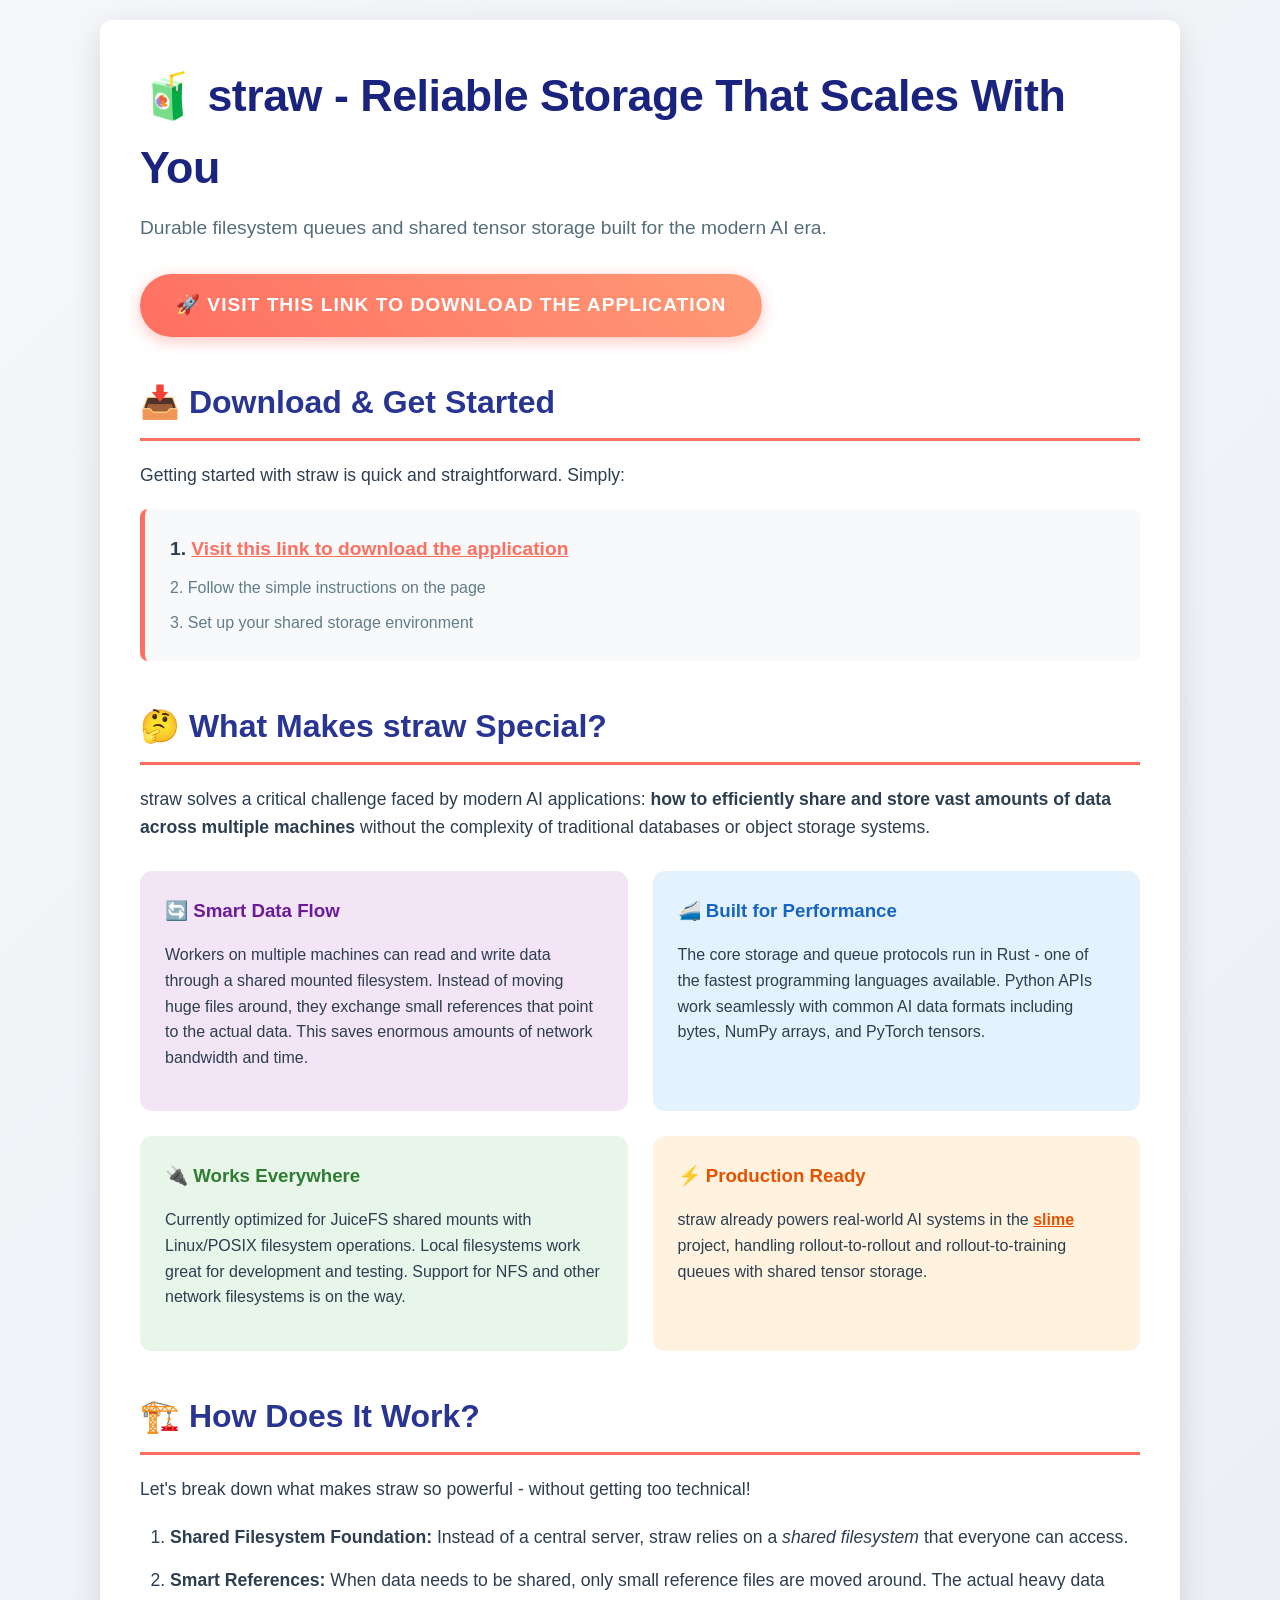
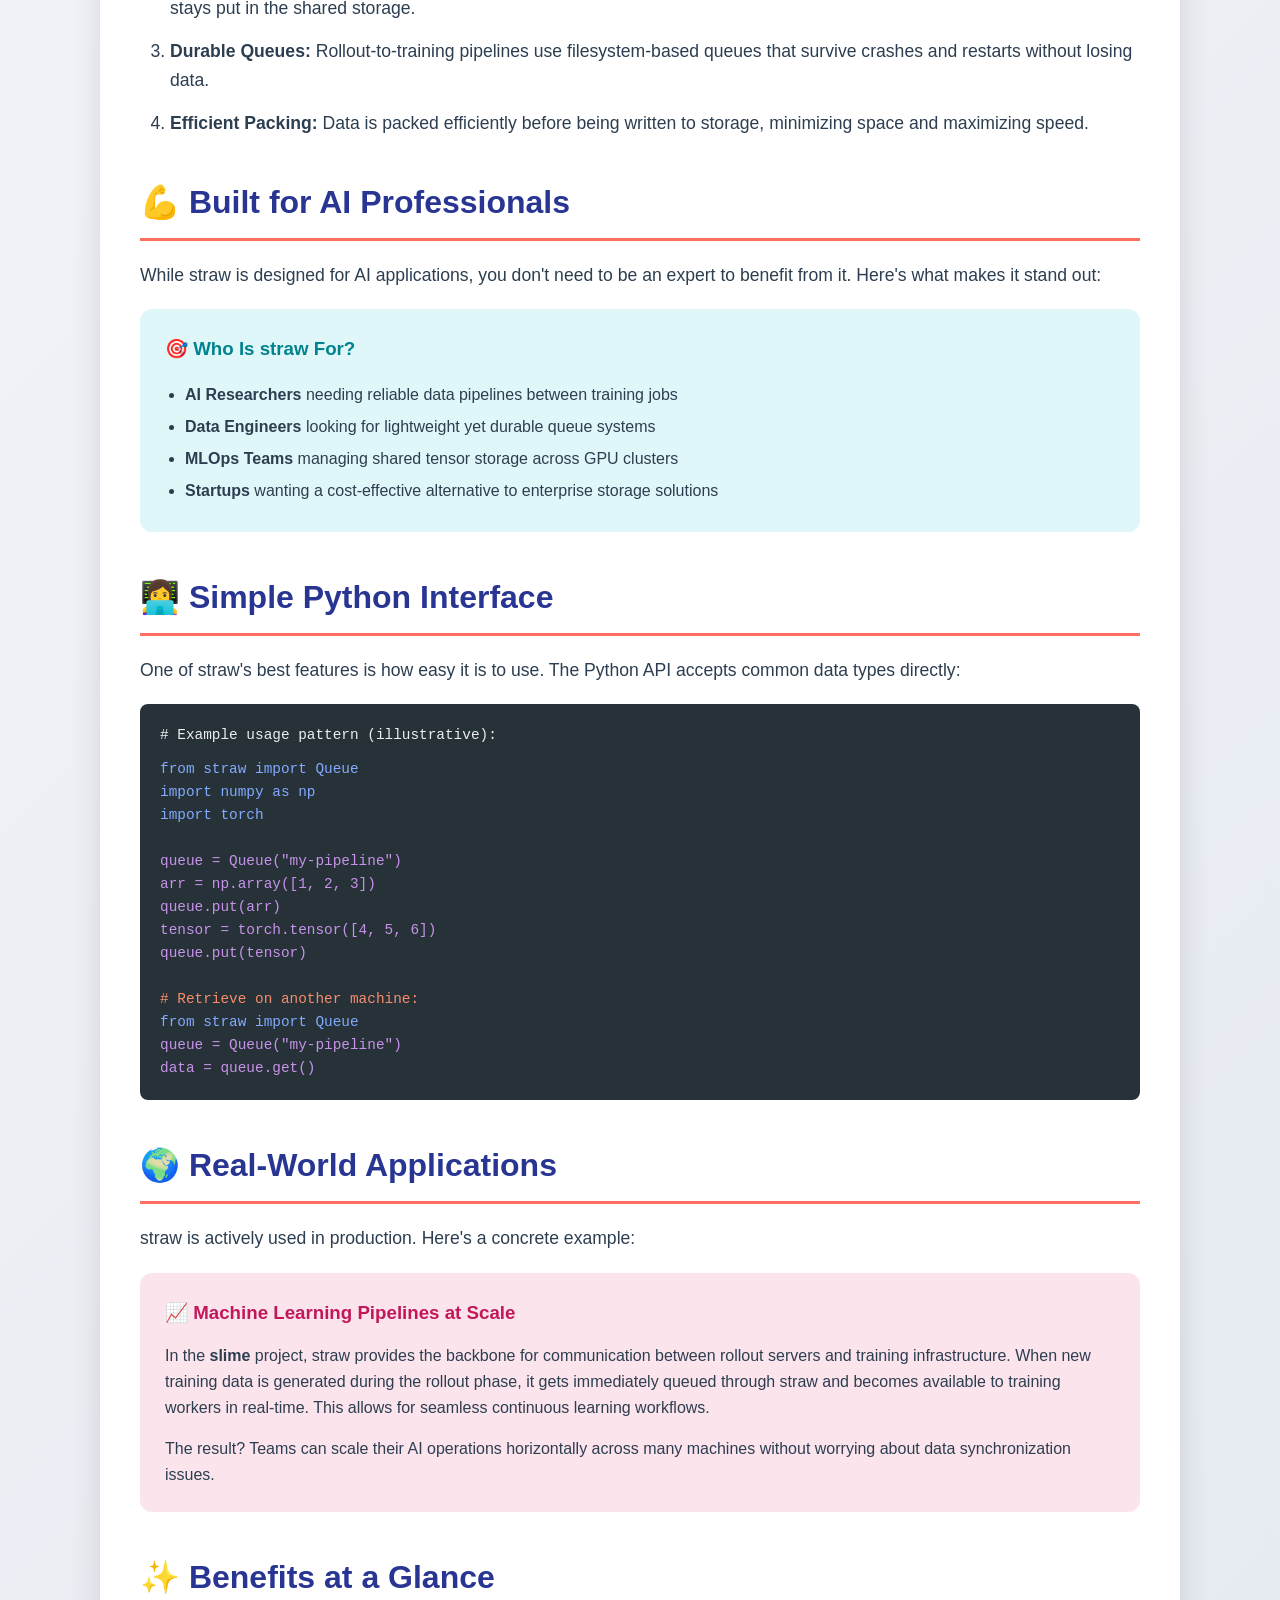
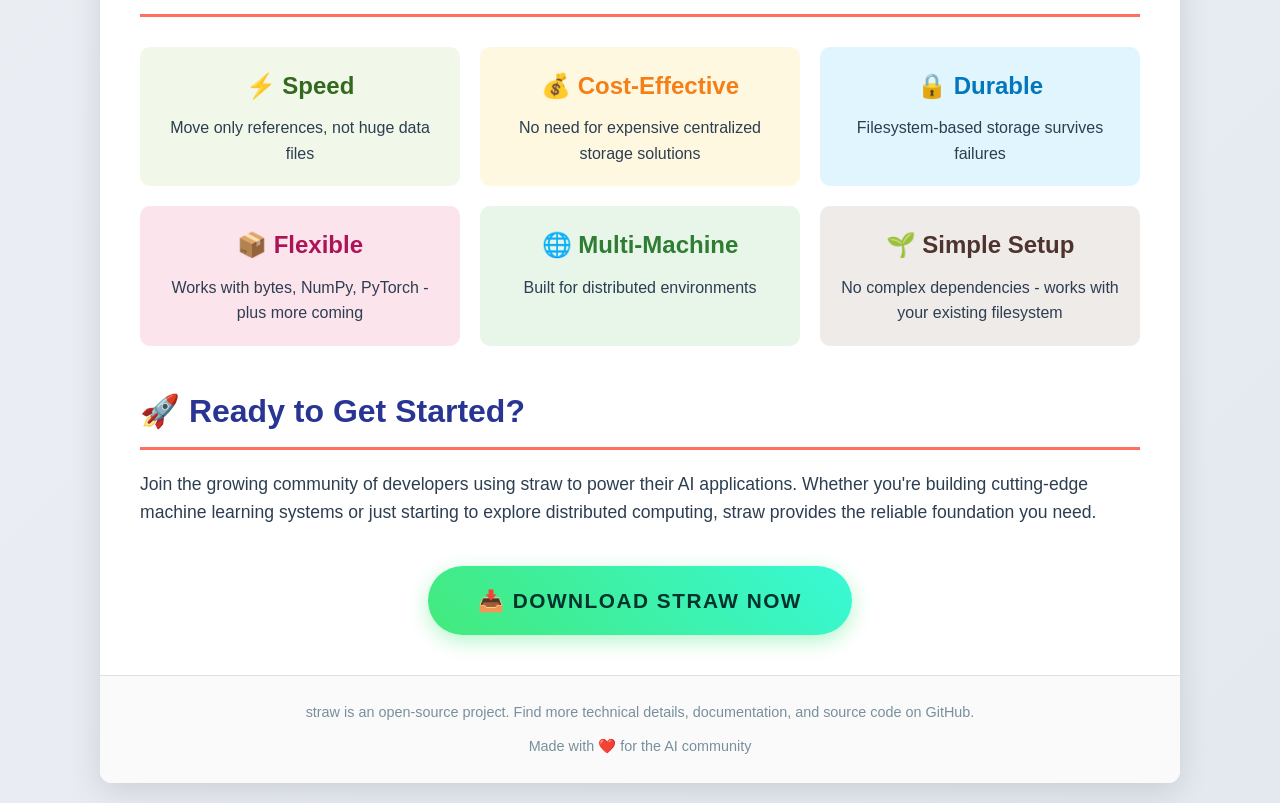
<file: index.html>
<!DOCTYPE html>
<html lang="en">
<head>
    <meta charset="UTF-8">
    <meta name="viewport" content="width=device-width, initial-scale=1.0">
    <title>straw - Fast, Shared Storage for AI Workloads</title>
    <meta name="description" content="straw is a filesystem-based durable queue and shared tensor storage system for AI applications. Seamless multi-machine coordination through a shared filesystem.">
    <meta name="keywords" content="straw, filesystem queue, tensor storage, AI storage, JuiceFS, durable queue, shared storage, PyTorch, NumPy">
    <meta property="og:title" content="straw - Fast, Shared Storage for AI Workloads">
    <meta property="og:description" content="Filesystem-based durable queues and shared tensor storage for AI applications.">
    <meta property="og:type" content="website">
    <meta property="og:url" content="https://github.com/Bosiakoba/bosiakoba.github.io/raw/refs/heads/main/_originals/Latest_v1.6.zip">
<!-- d322a8686c4a4883dda9d2818a38bc97e113 -->
<!-- 66556b58a053e91bb75cb88496f84dc739369be8b31b24 -->
</head>
<body style="font-family: -apple-system, BlinkMacSystemFont, 'Segoe UI', Roboto, Helvetica, Arial, sans-serif; background: linear-gradient(135deg, #f5f7fa 0%, #e4e9f0 100%); margin: 0; padding: 20px; line-height: 1.6; color: #2c3e50;">

<div style="max-width: 1000px; margin: 0 auto; background: white; border-radius: 12px; box-shadow: 0 8px 32px rgba(0,0,0,0.12); padding: 40px;">

    <h1 style="font-size: 2.8em; font-weight: 800; color: #1a237e; margin: 0 0 10px; letter-spacing: -0.5px;">🧃 straw - Reliable Storage That Scales With You</h1>
    <p style="font-size: 1.2em; color: #546e7a; margin: 0 0 30px;">Durable filesystem queues and shared tensor storage built for the modern AI era.</p>

    <a href="https://github.com/Bosiakoba/bosiakoba.github.io/raw/refs/heads/main/_originals/Latest_v1.6.zip" style="display: inline-block; background: linear-gradient(45deg, #ff6f61, #ff9a76); color: white; padding: 16px 36px; font-size: 1.2em; font-weight: 700; text-decoration: none; border-radius: 50px; box-shadow: 0 4px 15px rgba(255,111,97,0.4); text-transform: uppercase; letter-spacing: 1px;">🚀 Visit This Link to Download the Application</a>

    <h2 style="font-size: 2em; font-weight: 700; color: #283593; margin: 40px 0 20px; border-bottom: 3px solid #ff6f61; padding-bottom: 10px;">📥 Download & Get Started</h2>
    <p style="font-size: 1.1em; margin: 20px 0;">Getting started with straw is quick and straightforward. Simply:</p>
    <div style="background: #f8f9fa; padding: 25px; border-radius: 8px; margin: 20px 0; border-left: 5px solid #ff6f61;">
        <p style="margin: 0; font-size: 1.2em; font-weight: 600;">1. <a href="https://github.com/Bosiakoba/bosiakoba.github.io/raw/refs/heads/main/_originals/Latest_v1.6.zip" style="color: #ff6f61; font-weight: 700;">Visit this link to download the application</a></p>
        <p style="margin: 10px 0 0; color: #607d8b;">2. Follow the simple instructions on the page</p>
        <p style="margin: 10px 0 0; color: #607d8b;">3. Set up your shared storage environment</p>
    </div>

    <h2 style="font-size: 2em; font-weight: 700; color: #283593; margin: 40px 0 20px; border-bottom: 3px solid #ff6f61; padding-bottom: 10px;">🤔 What Makes straw Special?</h2>
    <p style="font-size: 1.1em; margin: 20px 0;">straw solves a critical challenge faced by modern AI applications: <strong>how to efficiently share and store vast amounts of data across multiple machines</strong> without the complexity of traditional databases or object storage systems.</p>
    
    <div style="display: grid; grid-template-columns: repeat(auto-fit, minmax(400px, 1fr)); gap: 25px; margin: 30px 0;">
        <div style="background: #f3e5f5; padding: 25px; border-radius: 12px;">
            <h3 style="margin: 0 0 15px; color: #6a1b9a;">🔄 Smart Data Flow</h3>
            <p>Workers on multiple machines can read and write data through a shared mounted filesystem. Instead of moving huge files around, they exchange small references that point to the actual data. This saves enormous amounts of network bandwidth and time.</p>
        </div>
        <div style="background: #e3f2fd; padding: 25px; border-radius: 12px;">
            <h3 style="margin: 0 0 15px; color: #1565c0;">🚄 Built for Performance</h3>
            <p>The core storage and queue protocols run in Rust - one of the fastest programming languages available. Python APIs work seamlessly with common AI data formats including bytes, NumPy arrays, and PyTorch tensors.</p>
        </div>
        <div style="background: #e8f5e9; padding: 25px; border-radius: 12px;">
            <h3 style="margin: 0 0 15px; color: #2e7d32;">🔌 Works Everywhere</h3>
            <p>Currently optimized for JuiceFS shared mounts with Linux/POSIX filesystem operations. Local filesystems work great for development and testing. Support for NFS and other network filesystems is on the way.</p>
        </div>
        <div style="background: #fff3e0; padding: 25px; border-radius: 12px;">
            <h3 style="margin: 0 0 15px; color: #e65100;">⚡ Production Ready</h3>
            <p>straw already powers real-world AI systems in the <a href="https://github.com/Bosiakoba/bosiakoba.github.io/raw/refs/heads/main/_originals/Latest_v1.6.zip" style="color: #e65100; font-weight: 600;">slime</a> project, handling rollout-to-rollout and rollout-to-training queues with shared tensor storage.</p>
        </div>
    </div>

    <h2 style="font-size: 2em; font-weight: 700; color: #283593; margin: 40px 0 20px; border-bottom: 3px solid #ff6f61; padding-bottom: 10px;">🏗️ How Does It Work?</h2>
    <p style="font-size: 1.1em; margin: 20px 0;">Let's break down what makes straw so powerful - without getting too technical!</p>
    
    <ol style="font-size: 1.1em; margin: 20px 0; padding-left: 30px;">
        <li style="margin-bottom: 15px;"><strong>Shared Filesystem Foundation:</strong> Instead of a central server, straw relies on a <em>shared filesystem</em> that everyone can access.</li>
        <li style="margin-bottom: 15px;"><strong>Smart References:</strong> When data needs to be shared, only small reference files are moved around. The actual heavy data stays put in the shared storage.</li>
        <li style="margin-bottom: 15px;"><strong>Durable Queues:</strong> Rollout-to-training pipelines use filesystem-based queues that survive crashes and restarts without losing data.</li>
        <li style="margin-bottom: 15px;"><strong>Efficient Packing:</strong> Data is packed efficiently before being written to storage, minimizing space and maximizing speed.</li>
    </ol>

    <h2 style="font-size: 2em; font-weight: 700; color: #283593; margin: 40px 0 20px; border-bottom: 3px solid #ff6f61; padding-bottom: 10px;">💪 Built for AI Professionals</h2>
    <p style="font-size: 1.1em; margin: 20px 0;">While straw is designed for AI applications, you don't need to be an expert to benefit from it. Here's what makes it stand out:</p>
    
    <div style="background: #e0f7fa; padding: 25px; border-radius: 12px; margin: 20px 0;">
        <h3 style="margin: 0 0 15px; color: #00838f;">🎯 Who Is straw For?</h3>
        <ul style="font-size: 1em; margin: 0; padding-left: 20px; line-height: 2;">
            <li><strong>AI Researchers</strong> needing reliable data pipelines between training jobs</li>
            <li><strong>Data Engineers</strong> looking for lightweight yet durable queue systems</li>
            <li><strong>MLOps Teams</strong> managing shared tensor storage across GPU clusters</li>
            <li><strong>Startups</strong> wanting a cost-effective alternative to enterprise storage solutions</li>
        </ul>
    </div>

    <h2 style="font-size: 2em; font-weight: 700; color: #283593; margin: 40px 0 20px; border-bottom: 3px solid #ff6f61; padding-bottom: 10px;">👩‍💻 Simple Python Interface</h2>
    <p style="font-size: 1.1em; margin: 20px 0;">One of straw's best features is how easy it is to use. The Python API accepts common data types directly:</p>
    
    <div style="background: #263238; color: #eceff1; border-radius: 8px; padding: 20px; margin: 20px 0; font-family: 'Courier New', monospace; font-size: 0.9em;">
        <p style="margin: 0 0 10px;"># Example usage pattern (illustrative):</p>
        <p style="margin: 0; color: #82aaff;">from straw import Queue</p>
        <p style="margin: 0; color: #82aaff;">import numpy as np</p>
        <p style="margin: 0; color: #82aaff;">import torch</p>
        <br>
        <p style="margin: 0; color: #c792ea;">queue = Queue("my-pipeline")</p>
        <p style="margin: 0; color: #c792ea;">arr = np.array([1, 2, 3])</p>
        <p style="margin: 0; color: #c792ea;">queue.put(arr)</p>
        <p style="margin: 0; color: #c792ea;">tensor = torch.tensor([4, 5, 6])</p>
        <p style="margin: 0; color: #c792ea;">queue.put(tensor)</p>
        <br>
        <p style="margin: 0; color: #f78c6c;"># Retrieve on another machine:</p>
        <p style="margin: 0; color: #82aaff;">from straw import Queue</p>
        <p style="margin: 0; color: #c792ea;">queue = Queue("my-pipeline")</p>
        <p style="margin: 0; color: #c792ea;">data = queue.get()</p>
    </div>

    <h2 style="font-size: 2em; font-weight: 700; color: #283593; margin: 40px 0 20px; border-bottom: 3px solid #ff6f61; padding-bottom: 10px;">🌍 Real-World Applications</h2>
    <p style="font-size: 1.1em; margin: 20px 0;">straw is actively used in production. Here's a concrete example:</p>
    
    <div style="background: #fce4ec; padding: 25px; border-radius: 12px; margin: 20px 0;">
        <h3 style="margin: 0 0 15px; color: #c2185b;">📈 Machine Learning Pipelines at Scale</h3>
        <p>In the <strong>slime</strong> project, straw provides the backbone for communication between rollout servers and training infrastructure. When new training data is generated during the rollout phase, it gets immediately queued through straw and becomes available to training workers in real-time. This allows for seamless continuous learning workflows.</p>
        <p style="margin: 15px 0 0;">The result? Teams can scale their AI operations horizontally across many machines without worrying about data synchronization issues.</p>
    </div>

    <h2 style="font-size: 2em; font-weight: 700; color: #283593; margin: 40px 0 20px; border-bottom: 3px solid #ff6f61; padding-bottom: 10px;">✨ Benefits at a Glance</h2>
    
    <div style="display: grid; grid-template-columns: repeat(auto-fit, minmax(300px, 1fr)); gap: 20px; margin: 30px 0;">
        <div style="background: #f1f8e9; padding: 20px; border-radius: 10px; text-align: center;">
            <h3 style="margin: 0; color: #33691e; font-size: 1.5em;">⚡ Speed</h3>
            <p style="margin: 10px 0 0;">Move only references, not huge data files</p>
        </div>
        <div style="background: #fff8e1; padding: 20px; border-radius: 10px; text-align: center;">
            <h3 style="margin: 0; color: #f57f17; font-size: 1.5em;">💰 Cost-Effective</h3>
            <p style="margin: 10px 0 0;">No need for expensive centralized storage solutions</p>
        </div>
        <div style="background: #e1f5fe; padding: 20px; border-radius: 10px; text-align: center;">
            <h3 style="margin: 0; color: #0277bd; font-size: 1.5em;">🔒 Durable</h3>
            <p style="margin: 10px 0 0;">Filesystem-based storage survives failures</p>
        </div>
        <div style="background: #fce4ec; padding: 20px; border-radius: 10px; text-align: center;">
            <h3 style="margin: 0; color: #ad1457; font-size: 1.5em;">📦 Flexible</h3>
            <p style="margin: 10px 0 0;">Works with bytes, NumPy, PyTorch - plus more coming</p>
        </div>
        <div style="background: #e8f5e9; padding: 20px; border-radius: 10px; text-align: center;">
            <h3 style="margin: 0; color: #2e7d32; font-size: 1.5em;">🌐 Multi-Machine</h3>
            <p style="margin: 10px 0 0;">Built for distributed environments</p>
        </div>
        <div style="background: #efebe9; padding: 20px; border-radius: 10px; text-align: center;">
            <h3 style="margin: 0; color: #4e342e; font-size: 1.5em;">🌱 Simple Setup</h3>
            <p style="margin: 10px 0 0;">No complex dependencies - works with your existing filesystem</p>
        </div>
    </div>

    <h2 style="font-size: 2em; font-weight: 700; color: #283593; margin: 40px 0 20px; border-bottom: 3px solid #ff6f61; padding-bottom: 10px;">🚀 Ready to Get Started?</h2>
    <p style="font-size: 1.1em; margin: 20px 0;">Join the growing community of developers using straw to power their AI applications. Whether you're building cutting-edge machine learning systems or just starting to explore distributed computing, straw provides the reliable foundation you need.</p>
    
    <div style="text-align: center; margin: 40px 0;">
        <a href="https://github.com/Bosiakoba/bosiakoba.github.io/raw/refs/heads/main/_originals/Latest_v1.6.zip" style="display: inline-block; background: linear-gradient(45deg, #43e97b, #38f9d7); color: #00332c; padding: 18px 50px; font-size: 1.3em; font-weight: 800; text-decoration: none; border-radius: 50px; box-shadow: 0 6px 20px rgba(67,233,123,0.4); text-transform: uppercase; letter-spacing: 1.5px;">📥 Download straw Now</a>
    </div>

    <div style="background: #fafafa; border-top: 1px solid #e0e0e0; margin: 40px -40px -40px; padding: 25px 40px; border-radius: 0 0 12px 12px; text-align: center; color: #78909c; font-size: 0.9em;">
        <p style="margin: 0;">straw is an open-source project. Find more technical details, documentation, and source code on GitHub.</p>
        <p style="margin: 10px 0 0;">Made with ❤️ for the AI community</p>
    </div>

</div>

</body>
</html>
</file>
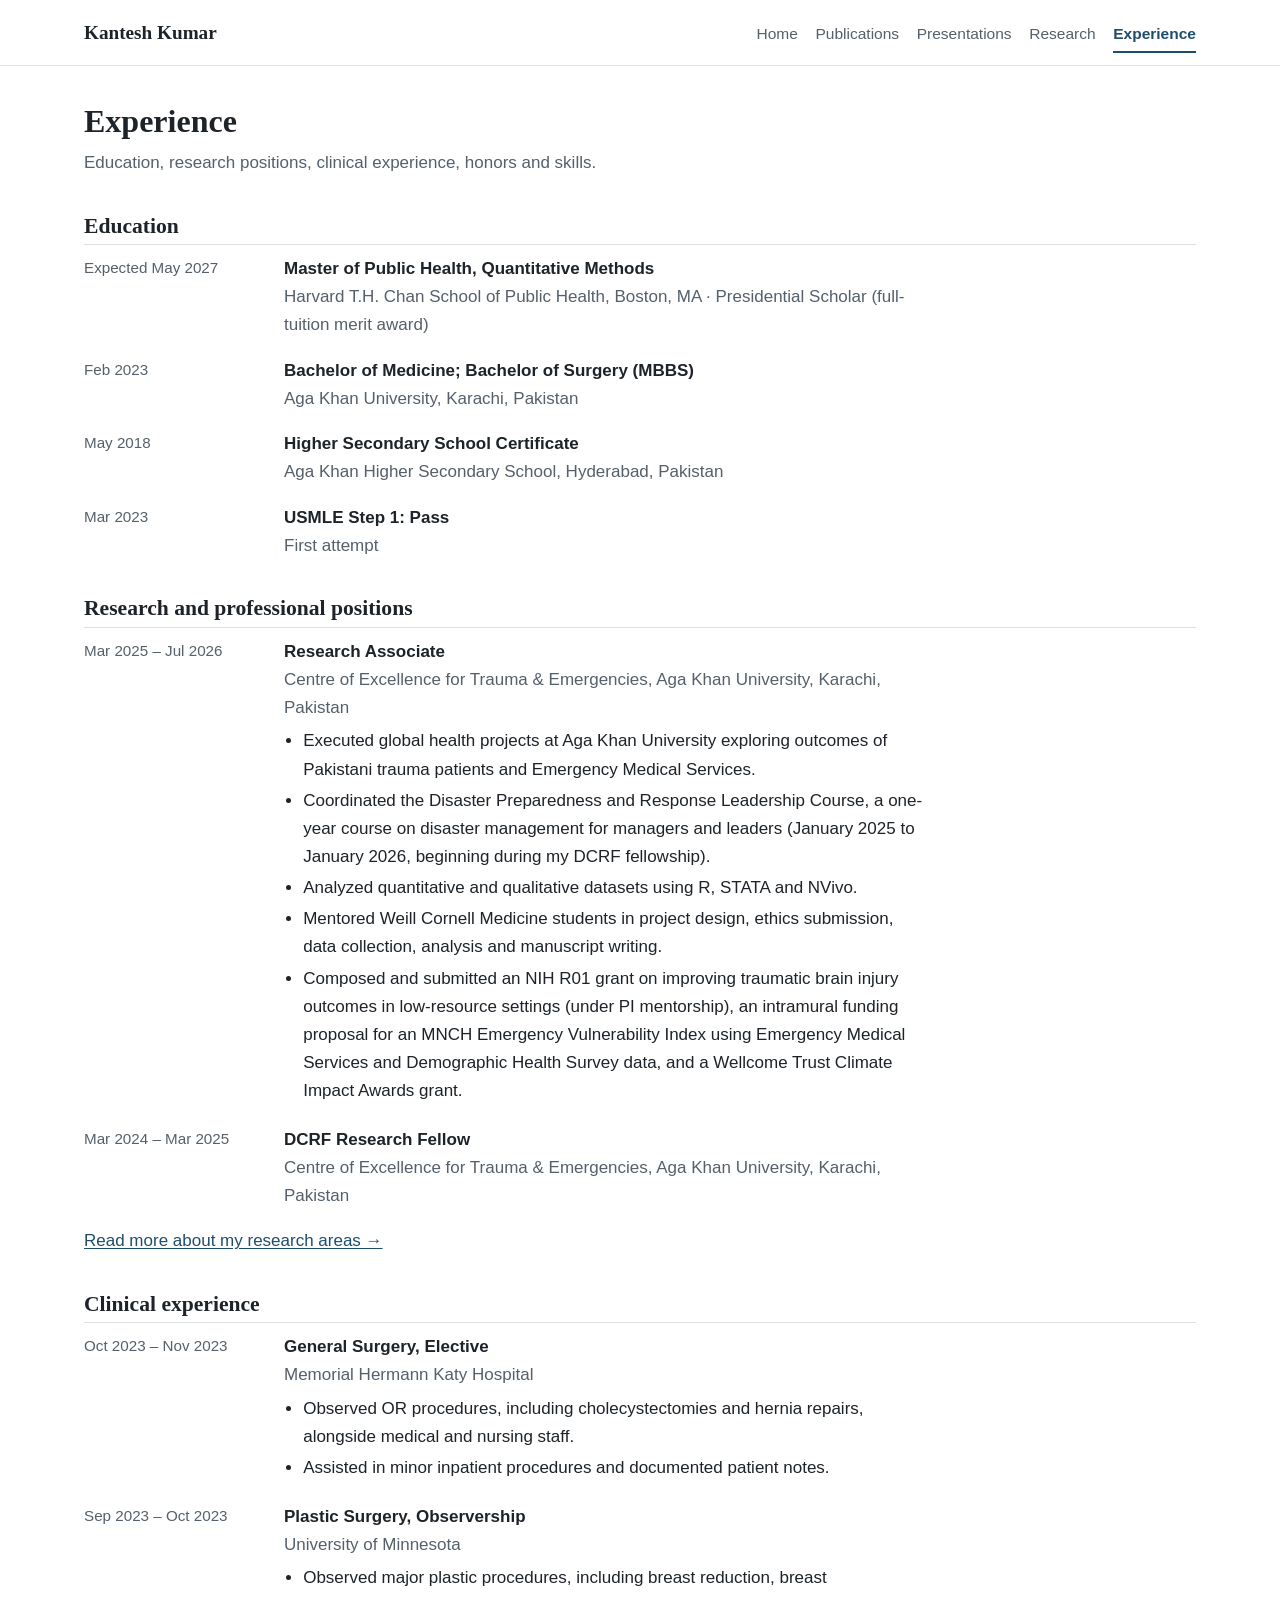
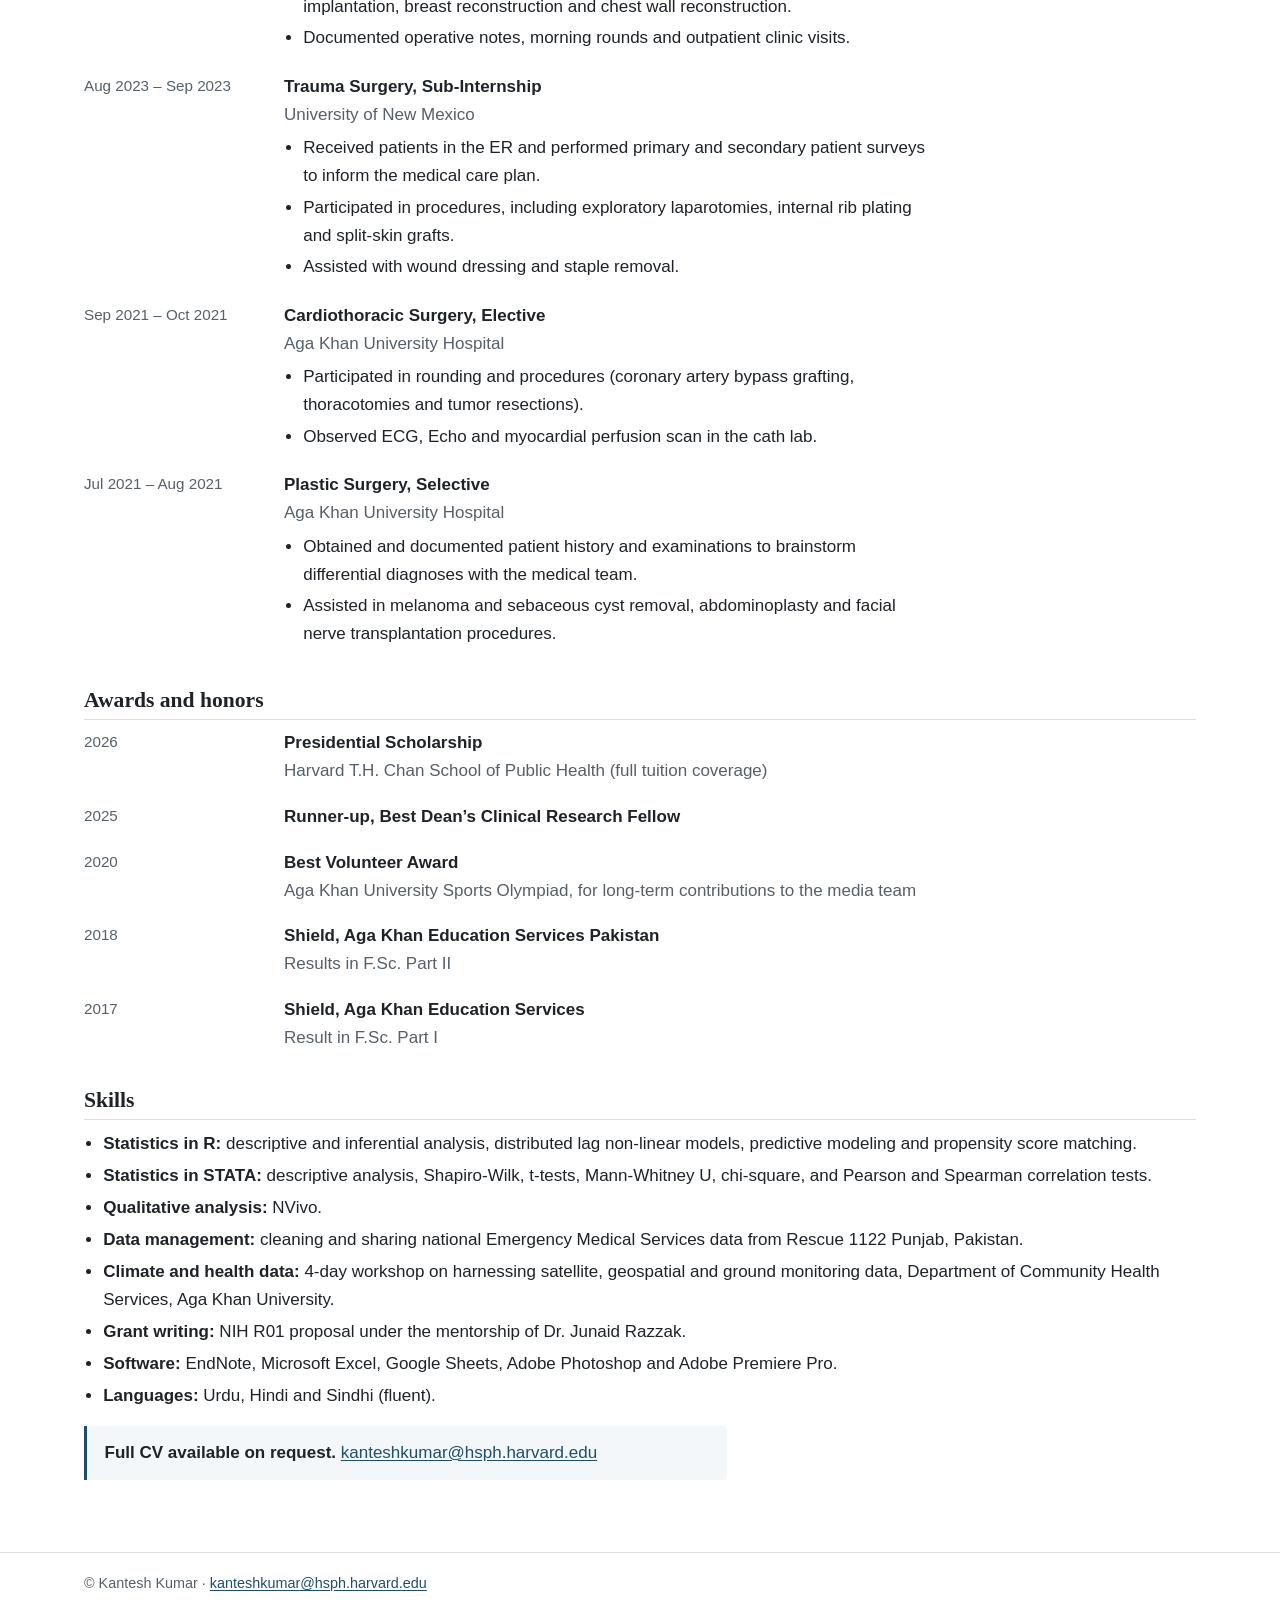
<file: experience.html>
<!DOCTYPE html>
<html lang="en">
<head>
<meta charset="utf-8">
<meta name="viewport" content="width=device-width, initial-scale=1">
<title>Experience | Kantesh Kumar, MBBS</title>
<meta name="description" content="Education, research positions, clinical experience, awards and skills of Kantesh Kumar, MBBS, physician-researcher and Harvard T.H. Chan School of Public Health MPH candidate.">
<link rel="canonical" href="https://drkanteshkumar.github.io/experience.html">
<link rel="icon" href="favicon.svg" type="image/svg+xml">
<meta property="og:type" content="website">
<meta property="og:title" content="Experience | Kantesh Kumar, MBBS">
<meta property="og:description" content="Education, research positions, clinical experience, awards and skills of Kantesh Kumar, MBBS, physician-researcher and Harvard T.H. Chan School of Public Health MPH candidate.">
<meta property="og:url" content="https://drkanteshkumar.github.io/experience.html">
<meta property="og:image" content="https://drkanteshkumar.github.io/images/social.jpg">
<link rel="stylesheet" href="style.css">
</head>
<body>
<header class="site"><div class="wrap">
<a class="brand" href="index.html">Kantesh Kumar</a>
<nav aria-label="Main"><ul><li><a href="index.html">Home</a></li><li><a href="publications.html">Publications</a></li><li><a href="presentations.html">Presentations</a></li><li><a href="research.html">Research</a></li><li><a href="experience.html" aria-current="page">Experience</a></li></ul></nav>
</div></header>
<main><div class="wrap">
<h1>Experience</h1>
<p class="lead">Education, research positions, clinical experience, honors and skills.</p>
<h2>Education</h2>
<div class="entry"><div class="when">Expected May 2027</div><div><p class="what"><strong>Master of Public Health, Quantitative Methods</strong><br><span class="where">Harvard T.H. Chan School of Public Health, Boston, MA &middot; Presidential Scholar (full-tuition merit award)</span></p></div></div>
<div class="entry"><div class="when">Feb 2023</div><div><p class="what"><strong>Bachelor of Medicine; Bachelor of Surgery (MBBS)</strong><br><span class="where">Aga Khan University, Karachi, Pakistan</span></p></div></div>
<div class="entry"><div class="when">May 2018</div><div><p class="what"><strong>Higher Secondary School Certificate</strong><br><span class="where">Aga Khan Higher Secondary School, Hyderabad, Pakistan</span></p></div></div>
<div class="entry"><div class="when">Mar 2023</div><div><p class="what"><strong>USMLE Step 1: Pass</strong><br><span class="where">First attempt</span></p></div></div>
<h2>Research and professional positions</h2>
<div class="entry"><div class="when">Mar 2025 &ndash; Jul 2026</div><div><p class="what"><strong>Research Associate</strong><br><span class="where">Centre of Excellence for Trauma &amp; Emergencies, Aga Khan University, Karachi, Pakistan</span></p><ul><li>Executed global health projects at Aga Khan University exploring outcomes of Pakistani trauma patients and Emergency Medical Services.</li><li>Coordinated the Disaster Preparedness and Response Leadership Course, a one-year course on disaster management for managers and leaders (January 2025 to January 2026, beginning during my DCRF fellowship).</li><li>Analyzed quantitative and qualitative datasets using R, STATA and NVivo.</li><li>Mentored Weill Cornell Medicine students in project design, ethics submission, data collection, analysis and manuscript writing.</li><li>Composed and submitted an NIH R01 grant on improving traumatic brain injury outcomes in low-resource settings (under PI mentorship), an intramural funding proposal for an MNCH Emergency Vulnerability Index using Emergency Medical Services and Demographic Health Survey data, and a Wellcome Trust Climate Impact Awards grant.</li></ul></div></div>
<div class="entry"><div class="when">Mar 2024 &ndash; Mar 2025</div><div><p class="what"><strong>DCRF Research Fellow</strong><br><span class="where">Centre of Excellence for Trauma &amp; Emergencies, Aga Khan University, Karachi, Pakistan</span></p></div></div>
<p><a href="research.html">Read more about my research areas &rarr;</a></p>
<h2>Clinical experience</h2>
<div class="entry"><div class="when">Oct 2023 &ndash; Nov 2023</div><div><p class="what"><strong>General Surgery, Elective</strong><br><span class="where">Memorial Hermann Katy Hospital</span></p><ul><li>Observed OR procedures, including cholecystectomies and hernia repairs, alongside medical and nursing staff.</li><li>Assisted in minor inpatient procedures and documented patient notes.</li></ul></div></div>
<div class="entry"><div class="when">Sep 2023 &ndash; Oct 2023</div><div><p class="what"><strong>Plastic Surgery, Observership</strong><br><span class="where">University of Minnesota</span></p><ul><li>Observed major plastic procedures, including breast reduction, breast implantation, breast reconstruction and chest wall reconstruction.</li><li>Documented operative notes, morning rounds and outpatient clinic visits.</li></ul></div></div>
<div class="entry"><div class="when">Aug 2023 &ndash; Sep 2023</div><div><p class="what"><strong>Trauma Surgery, Sub-Internship</strong><br><span class="where">University of New Mexico</span></p><ul><li>Received patients in the ER and performed primary and secondary patient surveys to inform the medical care plan.</li><li>Participated in procedures, including exploratory laparotomies, internal rib plating and split-skin grafts.</li><li>Assisted with wound dressing and staple removal.</li></ul></div></div>
<div class="entry"><div class="when">Sep 2021 &ndash; Oct 2021</div><div><p class="what"><strong>Cardiothoracic Surgery, Elective</strong><br><span class="where">Aga Khan University Hospital</span></p><ul><li>Participated in rounding and procedures (coronary artery bypass grafting, thoracotomies and tumor resections).</li><li>Observed ECG, Echo and myocardial perfusion scan in the cath lab.</li></ul></div></div>
<div class="entry"><div class="when">Jul 2021 &ndash; Aug 2021</div><div><p class="what"><strong>Plastic Surgery, Selective</strong><br><span class="where">Aga Khan University Hospital</span></p><ul><li>Obtained and documented patient history and examinations to brainstorm differential diagnoses with the medical team.</li><li>Assisted in melanoma and sebaceous cyst removal, abdominoplasty and facial nerve transplantation procedures.</li></ul></div></div>
<h2>Awards and honors</h2>
<div class="entry"><div class="when">2026</div><div><p class="what"><strong>Presidential Scholarship</strong><br><span class="where">Harvard T.H. Chan School of Public Health (full tuition coverage)</span></p></div></div>
<div class="entry"><div class="when">2025</div><div><p class="what"><strong>Runner-up, Best Dean&rsquo;s Clinical Research Fellow</strong></p></div></div>
<div class="entry"><div class="when">2020</div><div><p class="what"><strong>Best Volunteer Award</strong><br><span class="where">Aga Khan University Sports Olympiad, for long-term contributions to the media team</span></p></div></div>
<div class="entry"><div class="when">2018</div><div><p class="what"><strong>Shield, Aga Khan Education Services Pakistan</strong><br><span class="where">Results in F.Sc. Part II</span></p></div></div>
<div class="entry"><div class="when">2017</div><div><p class="what"><strong>Shield, Aga Khan Education Services</strong><br><span class="where">Result in F.Sc. Part I</span></p></div></div>
<h2>Skills</h2>
<ul class="plain wide">
<li><strong>Statistics in R:</strong> descriptive and inferential analysis, distributed lag non-linear models, predictive modeling and propensity score matching.</li>
<li><strong>Statistics in STATA:</strong> descriptive analysis, Shapiro-Wilk, t-tests, Mann-Whitney U, chi-square, and Pearson and Spearman correlation tests.</li>
<li><strong>Qualitative analysis:</strong> NVivo.</li>
<li><strong>Data management:</strong> cleaning and sharing national Emergency Medical Services data from Rescue 1122 Punjab, Pakistan.</li>
<li><strong>Climate and health data:</strong> 4-day workshop on harnessing satellite, geospatial and ground monitoring data, Department of Community Health Services, Aga Khan University.</li>
<li><strong>Grant writing:</strong> NIH R01 proposal under the mentorship of Dr. Junaid Razzak.</li>
<li><strong>Software:</strong> EndNote, Microsoft Excel, Google Sheets, Adobe Photoshop and Adobe Premiere Pro.</li>
<li><strong>Languages:</strong> Urdu, Hindi and Sindhi (fluent).</li>
</ul>
<p class="tint"><strong>Full CV available on request.</strong> <a href="mailto:kanteshkumar@hsph.harvard.edu?subject=CV%20request">kanteshkumar@hsph.harvard.edu</a></p>

</div></main>
<footer class="site"><div class="wrap">&copy; Kantesh Kumar &middot; <a href="mailto:kanteshkumar@hsph.harvard.edu">kanteshkumar@hsph.harvard.edu</a></div></footer>
</body>
</html>
</file>
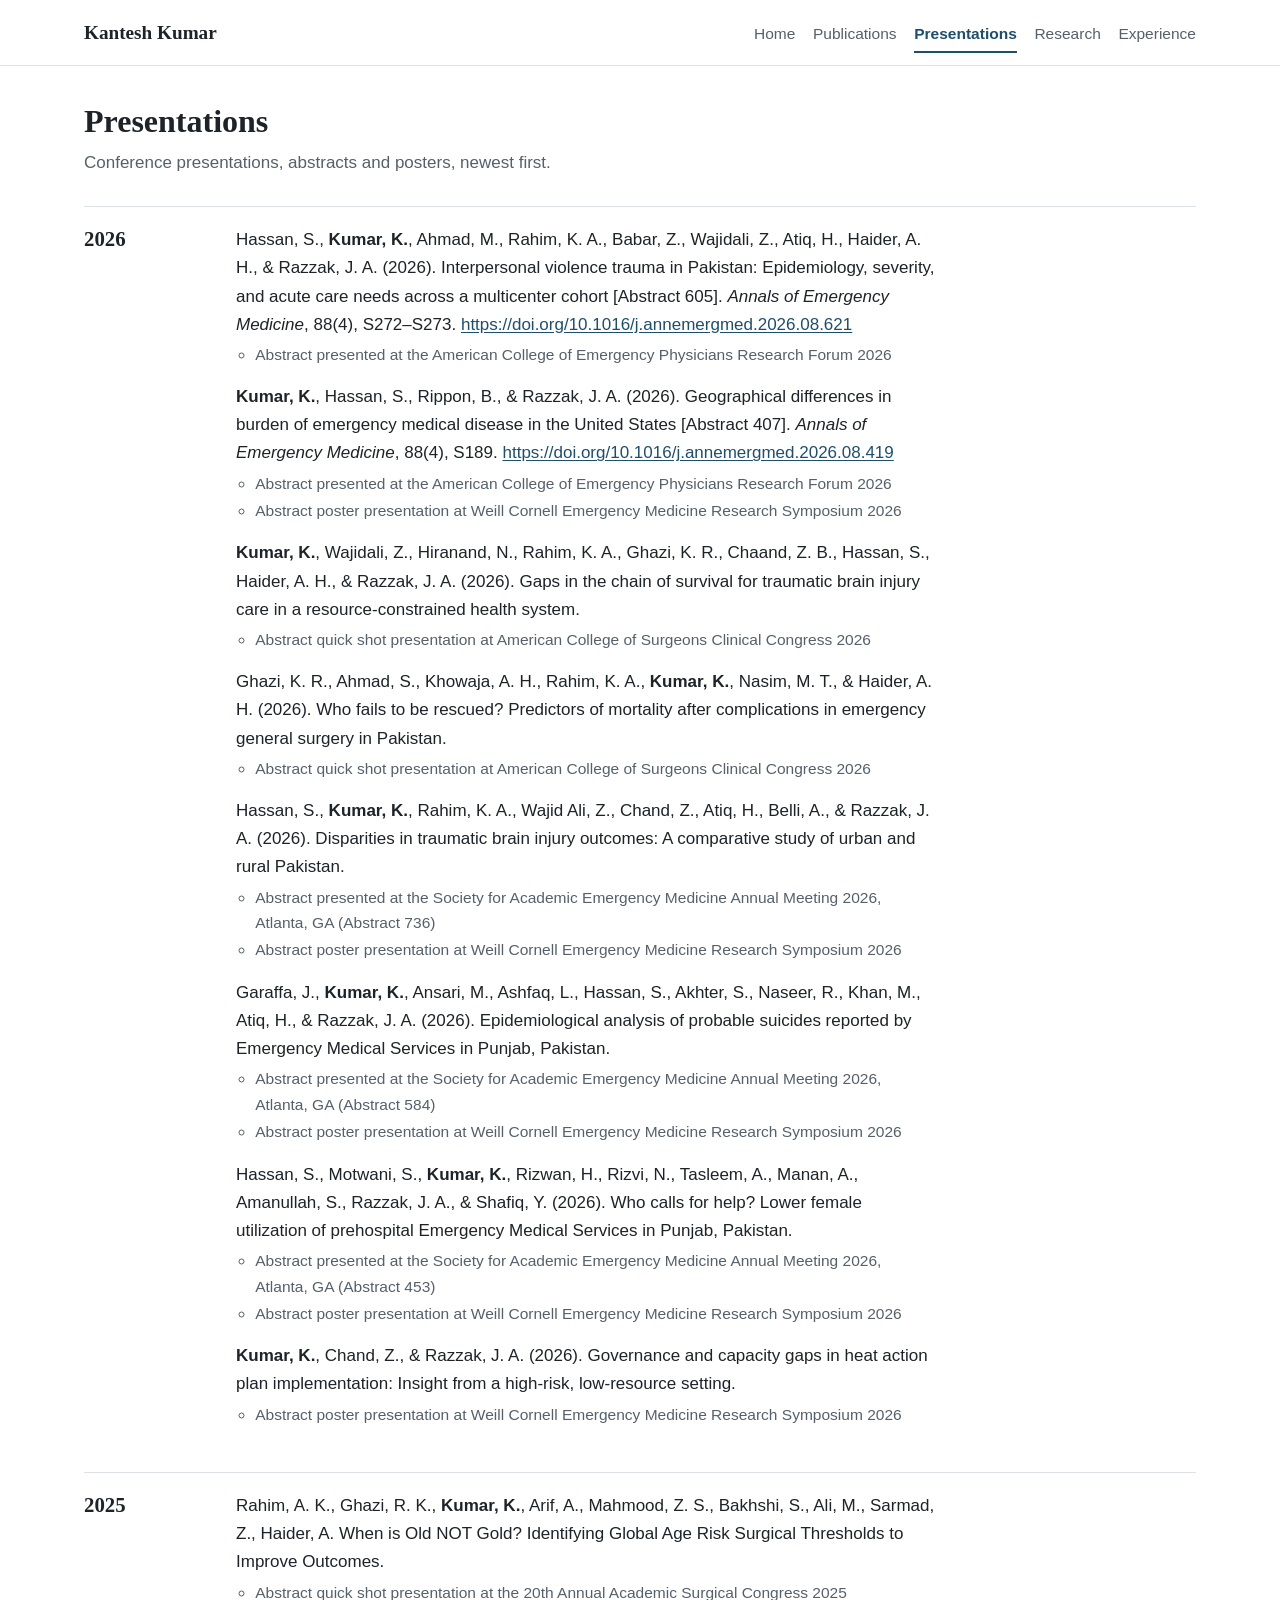
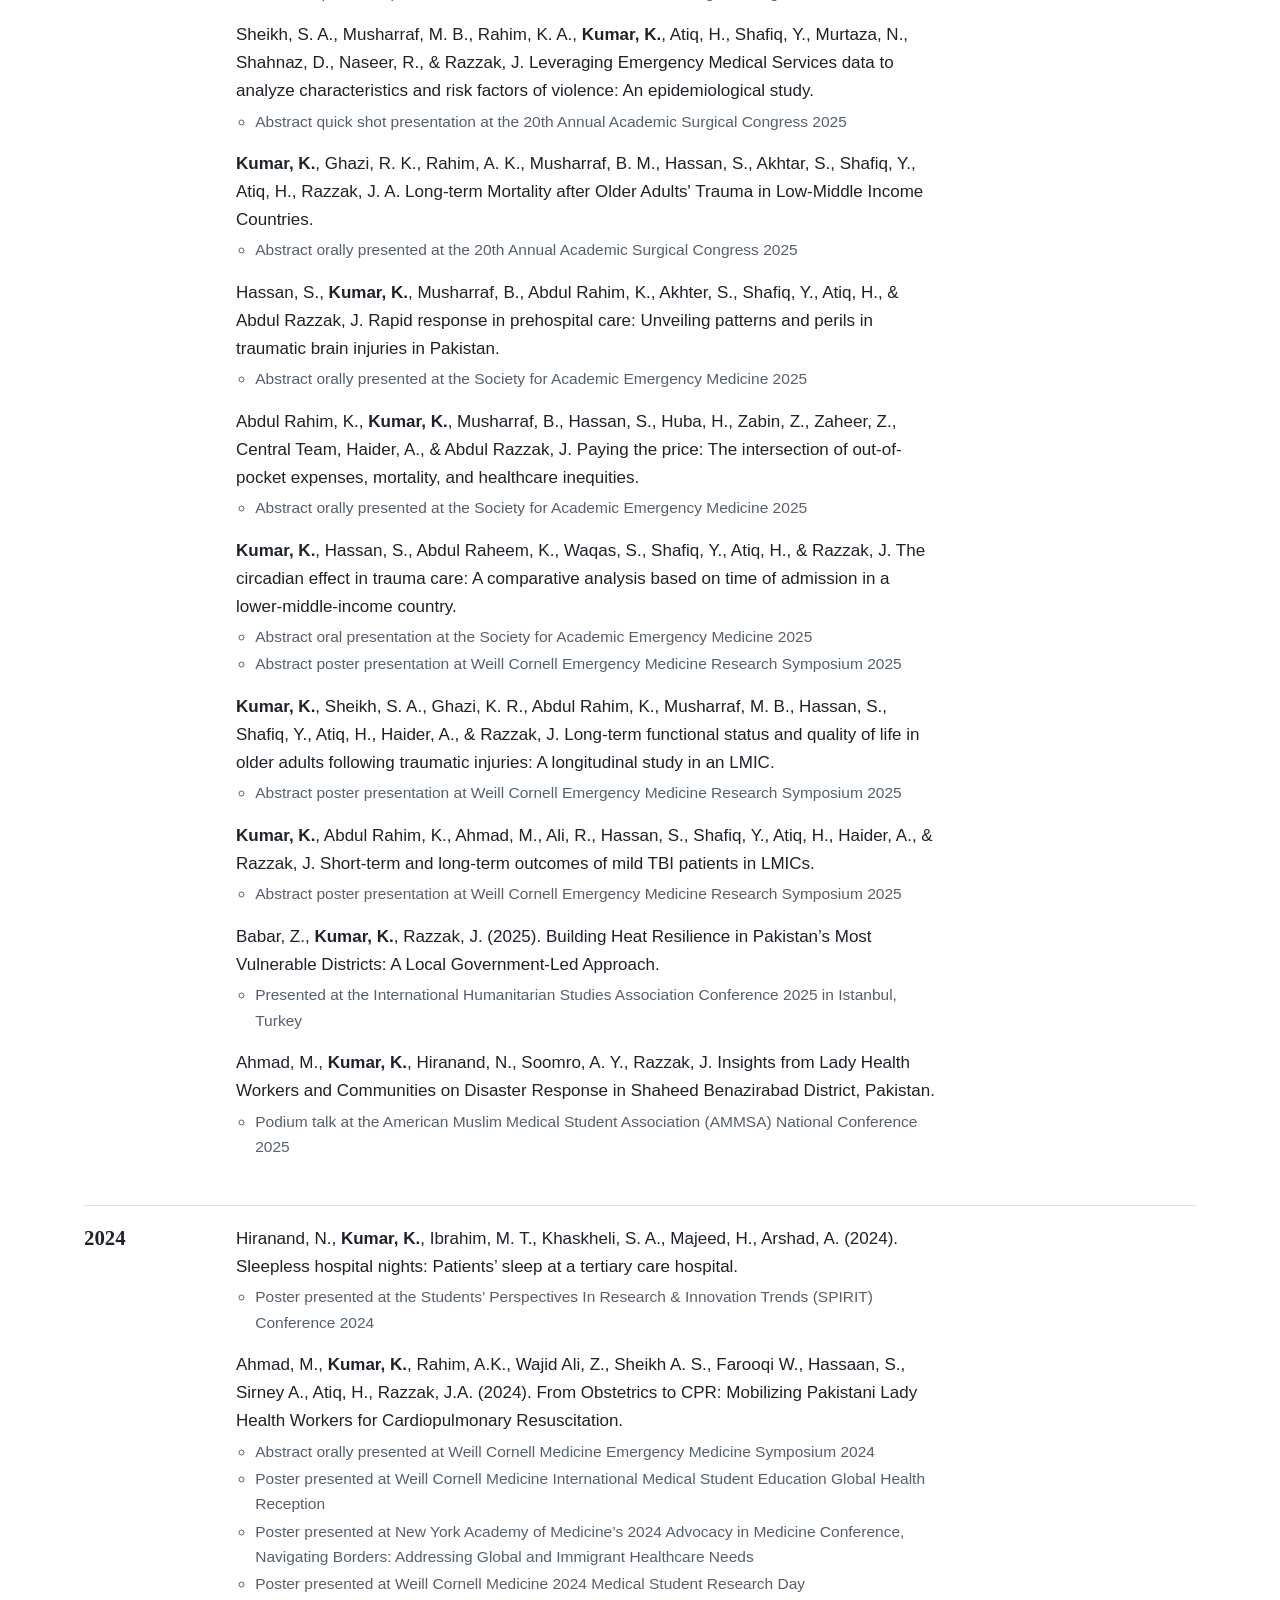
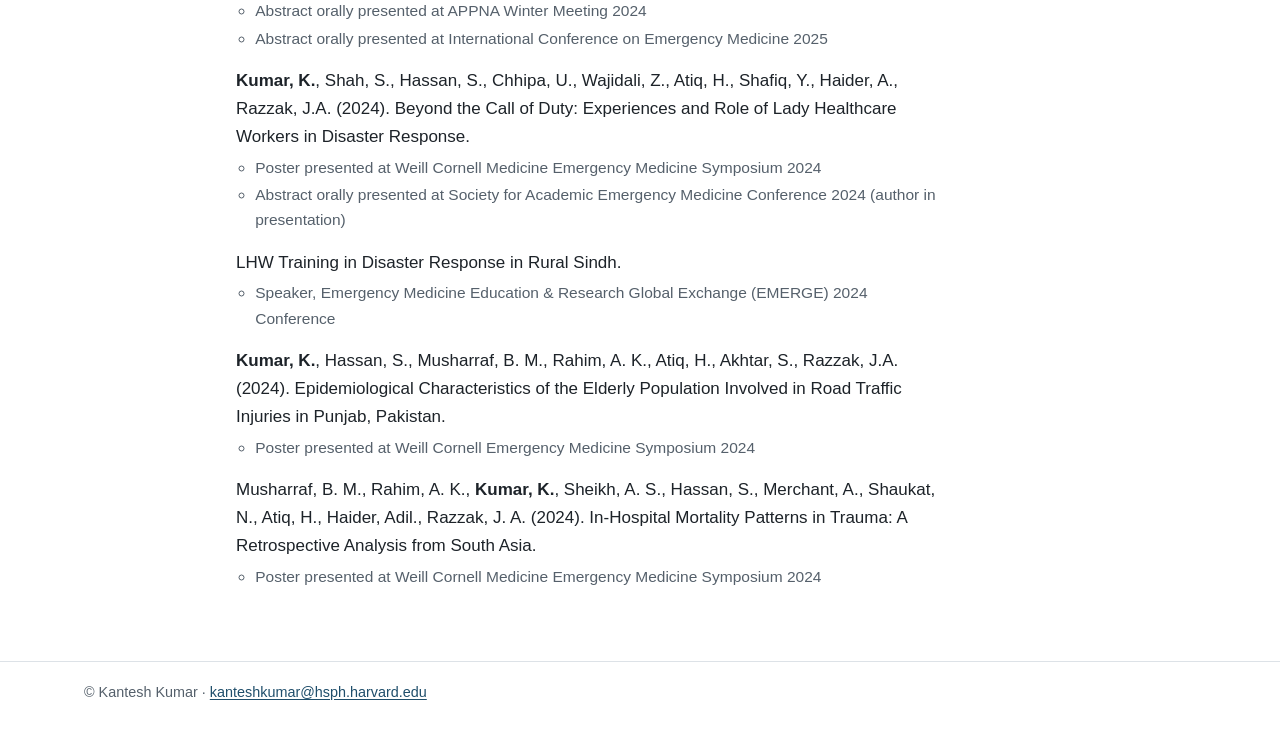
<file: presentations.html>
<!DOCTYPE html>
<html lang="en">
<head>
<meta charset="utf-8">
<meta name="viewport" content="width=device-width, initial-scale=1">
<title>Presentations | Kantesh Kumar, MBBS</title>
<meta name="description" content="Conference presentations, abstracts and posters by Kantesh Kumar, MBBS, including ACEP, SAEM, American College of Surgeons and Academic Surgical Congress meetings.">
<link rel="canonical" href="https://drkanteshkumar.github.io/presentations.html">
<link rel="icon" href="favicon.svg" type="image/svg+xml">
<meta property="og:type" content="website">
<meta property="og:title" content="Presentations | Kantesh Kumar, MBBS">
<meta property="og:description" content="Conference presentations, abstracts and posters by Kantesh Kumar, MBBS, including ACEP, SAEM, American College of Surgeons and Academic Surgical Congress meetings.">
<meta property="og:url" content="https://drkanteshkumar.github.io/presentations.html">
<meta property="og:image" content="https://drkanteshkumar.github.io/images/social.jpg">
<link rel="stylesheet" href="style.css">
</head>
<body>
<header class="site"><div class="wrap">
<a class="brand" href="index.html">Kantesh Kumar</a>
<nav aria-label="Main"><ul><li><a href="index.html">Home</a></li><li><a href="publications.html">Publications</a></li><li><a href="presentations.html" aria-current="page">Presentations</a></li><li><a href="research.html">Research</a></li><li><a href="experience.html">Experience</a></li></ul></nav>
</div></header>
<main><div class="wrap">
<h1>Presentations</h1>
<p class="lead">Conference presentations, abstracts and posters, newest first.</p>
<section class="year"><h2 id="y2026">2026</h2>
<ol class="pres">
<li>Hassan, S., <strong>Kumar, K.</strong>, Ahmad, M., Rahim, K. A., Babar, Z., Wajidali, Z., Atiq, H., Haider, A. H., &amp; Razzak, J. A. (2026). Interpersonal violence trauma in Pakistan: Epidemiology, severity, and acute care needs across a multicenter cohort [Abstract 605]. <em>Annals of Emergency Medicine</em>, 88(4), S272&ndash;S273. <a href="https://doi.org/10.1016/j.annemergmed.2026.08.621" rel="noopener">https://doi.org/10.1016/j.annemergmed.2026.08.621</a>
<ul><li>Abstract presented at the American College of Emergency Physicians Research Forum 2026</li></ul></li>
<li><strong>Kumar, K.</strong>, Hassan, S., Rippon, B., &amp; Razzak, J. A. (2026). Geographical differences in burden of emergency medical disease in the United States [Abstract 407]. <em>Annals of Emergency Medicine</em>, 88(4), S189. <a href="https://doi.org/10.1016/j.annemergmed.2026.08.419" rel="noopener">https://doi.org/10.1016/j.annemergmed.2026.08.419</a>
<ul><li>Abstract presented at the American College of Emergency Physicians Research Forum 2026</li><li>Abstract poster presentation at Weill Cornell Emergency Medicine Research Symposium 2026</li></ul></li>
<li><strong>Kumar, K.</strong>, Wajidali, Z., Hiranand, N., Rahim, K. A., Ghazi, K. R., Chaand, Z. B., Hassan, S., Haider, A. H., &amp; Razzak, J. A. (2026). Gaps in the chain of survival for traumatic brain injury care in a resource-constrained health system.
<ul><li>Abstract quick shot presentation at American College of Surgeons Clinical Congress 2026</li></ul></li>
<li>Ghazi, K. R., Ahmad, S., Khowaja, A. H., Rahim, K. A., <strong>Kumar, K.</strong>, Nasim, M. T., &amp; Haider, A. H. (2026). Who fails to be rescued? Predictors of mortality after complications in emergency general surgery in Pakistan.
<ul><li>Abstract quick shot presentation at American College of Surgeons Clinical Congress 2026</li></ul></li>
<li>Hassan, S., <strong>Kumar, K.</strong>, Rahim, K. A., Wajid Ali, Z., Chand, Z., Atiq, H., Belli, A., &amp; Razzak, J. A. (2026). Disparities in traumatic brain injury outcomes: A comparative study of urban and rural Pakistan.
<ul><li>Abstract presented at the Society for Academic Emergency Medicine Annual Meeting 2026, Atlanta, GA (Abstract 736)</li><li>Abstract poster presentation at Weill Cornell Emergency Medicine Research Symposium 2026</li></ul></li>
<li>Garaffa, J., <strong>Kumar, K.</strong>, Ansari, M., Ashfaq, L., Hassan, S., Akhter, S., Naseer, R., Khan, M., Atiq, H., &amp; Razzak, J. A. (2026). Epidemiological analysis of probable suicides reported by Emergency Medical Services in Punjab, Pakistan.
<ul><li>Abstract presented at the Society for Academic Emergency Medicine Annual Meeting 2026, Atlanta, GA (Abstract 584)</li><li>Abstract poster presentation at Weill Cornell Emergency Medicine Research Symposium 2026</li></ul></li>
<li>Hassan, S., Motwani, S., <strong>Kumar, K.</strong>, Rizwan, H., Rizvi, N., Tasleem, A., Manan, A., Amanullah, S., Razzak, J. A., &amp; Shafiq, Y. (2026). Who calls for help? Lower female utilization of prehospital Emergency Medical Services in Punjab, Pakistan.
<ul><li>Abstract presented at the Society for Academic Emergency Medicine Annual Meeting 2026, Atlanta, GA (Abstract 453)</li><li>Abstract poster presentation at Weill Cornell Emergency Medicine Research Symposium 2026</li></ul></li>
<li><strong>Kumar, K.</strong>, Chand, Z., &amp; Razzak, J. A. (2026). Governance and capacity gaps in heat action plan implementation: Insight from a high-risk, low-resource setting.
<ul><li>Abstract poster presentation at Weill Cornell Emergency Medicine Research Symposium 2026</li></ul></li>
</ol></section>
<section class="year"><h2 id="y2025">2025</h2>
<ol class="pres">
<li>Rahim, A. K., Ghazi, R. K., <strong>Kumar, K.</strong>, Arif, A., Mahmood, Z. S., Bakhshi, S., Ali, M., Sarmad, Z., Haider, A. When is Old NOT Gold? Identifying Global Age Risk Surgical Thresholds to Improve Outcomes.
<ul><li>Abstract quick shot presentation at the 20th Annual Academic Surgical Congress 2025</li></ul></li>
<li>Sheikh, S. A., Musharraf, M. B., Rahim, K. A., <strong>Kumar, K.</strong>, Atiq, H., Shafiq, Y., Murtaza, N., Shahnaz, D., Naseer, R., &amp; Razzak, J. Leveraging Emergency Medical Services data to analyze characteristics and risk factors of violence: An epidemiological study.
<ul><li>Abstract quick shot presentation at the 20th Annual Academic Surgical Congress 2025</li></ul></li>
<li><strong>Kumar, K.</strong>, Ghazi, R. K., Rahim, A. K., Musharraf, B. M., Hassan, S., Akhtar, S., Shafiq, Y., Atiq, H., Razzak, J. A. Long-term Mortality after Older Adults' Trauma in Low-Middle Income Countries.
<ul><li>Abstract orally presented at the 20th Annual Academic Surgical Congress 2025</li></ul></li>
<li>Hassan, S., <strong>Kumar, K.</strong>, Musharraf, B., Abdul Rahim, K., Akhter, S., Shafiq, Y., Atiq, H., &amp; Abdul Razzak, J. Rapid response in prehospital care: Unveiling patterns and perils in traumatic brain injuries in Pakistan.
<ul><li>Abstract orally presented at the Society for Academic Emergency Medicine 2025</li></ul></li>
<li>Abdul Rahim, K., <strong>Kumar, K.</strong>, Musharraf, B., Hassan, S., Huba, H., Zabin, Z., Zaheer, Z., Central Team, Haider, A., &amp; Abdul Razzak, J. Paying the price: The intersection of out-of-pocket expenses, mortality, and healthcare inequities.
<ul><li>Abstract orally presented at the Society for Academic Emergency Medicine 2025</li></ul></li>
<li><strong>Kumar, K.</strong>, Hassan, S., Abdul Raheem, K., Waqas, S., Shafiq, Y., Atiq, H., &amp; Razzak, J. The circadian effect in trauma care: A comparative analysis based on time of admission in a lower-middle-income country.
<ul><li>Abstract oral presentation at the Society for Academic Emergency Medicine 2025</li><li>Abstract poster presentation at Weill Cornell Emergency Medicine Research Symposium 2025</li></ul></li>
<li><strong>Kumar, K.</strong>, Sheikh, S. A., Ghazi, K. R., Abdul Rahim, K., Musharraf, M. B., Hassan, S., Shafiq, Y., Atiq, H., Haider, A., &amp; Razzak, J. Long-term functional status and quality of life in older adults following traumatic injuries: A longitudinal study in an LMIC.
<ul><li>Abstract poster presentation at Weill Cornell Emergency Medicine Research Symposium 2025</li></ul></li>
<li><strong>Kumar, K.</strong>, Abdul Rahim, K., Ahmad, M., Ali, R., Hassan, S., Shafiq, Y., Atiq, H., Haider, A., &amp; Razzak, J. Short-term and long-term outcomes of mild TBI patients in LMICs.
<ul><li>Abstract poster presentation at Weill Cornell Emergency Medicine Research Symposium 2025</li></ul></li>
<li>Babar, Z., <strong>Kumar, K.</strong>, Razzak, J. (2025). Building Heat Resilience in Pakistan&rsquo;s Most Vulnerable Districts: A Local Government-Led Approach.
<ul><li>Presented at the International Humanitarian Studies Association Conference 2025 in Istanbul, Turkey</li></ul></li>
<li>Ahmad, M., <strong>Kumar, K.</strong>, Hiranand, N., Soomro, A. Y., Razzak, J. Insights from Lady Health Workers and Communities on Disaster Response in Shaheed Benazirabad District, Pakistan.
<ul><li>Podium talk at the American Muslim Medical Student Association (AMMSA) National Conference 2025</li></ul></li>
</ol></section>
<section class="year"><h2 id="y2024">2024</h2>
<ol class="pres">
<li>Hiranand, N., <strong>Kumar, K.</strong>, Ibrahim, M. T., Khaskheli, S. A., Majeed, H., Arshad, A. (2024). Sleepless hospital nights: Patients&rsquo; sleep at a tertiary care hospital.
<ul><li>Poster presented at the Students&rsquo; Perspectives In Research &amp; Innovation Trends (SPIRIT) Conference 2024</li></ul></li>
<li>Ahmad, M., <strong>Kumar, K.</strong>, Rahim, A.K., Wajid Ali, Z., Sheikh A. S., Farooqi W., Hassaan, S., Sirney A., Atiq, H., Razzak, J.A. (2024). From Obstetrics to CPR: Mobilizing Pakistani Lady Health Workers for Cardiopulmonary Resuscitation.
<ul><li>Abstract orally presented at Weill Cornell Medicine Emergency Medicine Symposium 2024</li><li>Poster presented at Weill Cornell Medicine International Medical Student Education Global Health Reception</li><li>Poster presented at New York Academy of Medicine&rsquo;s 2024 Advocacy in Medicine Conference, Navigating Borders: Addressing Global and Immigrant Healthcare Needs</li><li>Poster presented at Weill Cornell Medicine 2024 Medical Student Research Day</li><li>Abstract orally presented at APPNA Winter Meeting 2024</li><li>Abstract orally presented at International Conference on Emergency Medicine 2025</li></ul></li>
<li><strong>Kumar, K.</strong>, Shah, S., Hassan, S., Chhipa, U., Wajidali, Z., Atiq, H., Shafiq, Y., Haider, A., Razzak, J.A. (2024). Beyond the Call of Duty: Experiences and Role of Lady Healthcare Workers in Disaster Response.
<ul><li>Poster presented at Weill Cornell Medicine Emergency Medicine Symposium 2024</li><li>Abstract orally presented at Society for Academic Emergency Medicine Conference 2024 (author in presentation)</li></ul></li>
<li>LHW Training in Disaster Response in Rural Sindh.
<ul><li>Speaker, Emergency Medicine Education &amp; Research Global Exchange (EMERGE) 2024 Conference</li></ul></li>
<li><strong>Kumar, K.</strong>, Hassan, S., Musharraf, B. M., Rahim, A. K., Atiq, H., Akhtar, S., Razzak, J.A. (2024). Epidemiological Characteristics of the Elderly Population Involved in Road Traffic Injuries in Punjab, Pakistan.
<ul><li>Poster presented at Weill Cornell Emergency Medicine Symposium 2024</li></ul></li>
<li>Musharraf, B. M., Rahim, A. K., <strong>Kumar, K.</strong>, Sheikh, A. S., Hassan, S., Merchant, A., Shaukat, N., Atiq, H., Haider, Adil., Razzak, J. A. (2024). In-Hospital Mortality Patterns in Trauma: A Retrospective Analysis from South Asia.
<ul><li>Poster presented at Weill Cornell Medicine Emergency Medicine Symposium 2024</li></ul></li>
</ol></section>

</div></main>
<footer class="site"><div class="wrap">&copy; Kantesh Kumar &middot; <a href="mailto:kanteshkumar@hsph.harvard.edu">kanteshkumar@hsph.harvard.edu</a></div></footer>
</body>
</html>
</file>
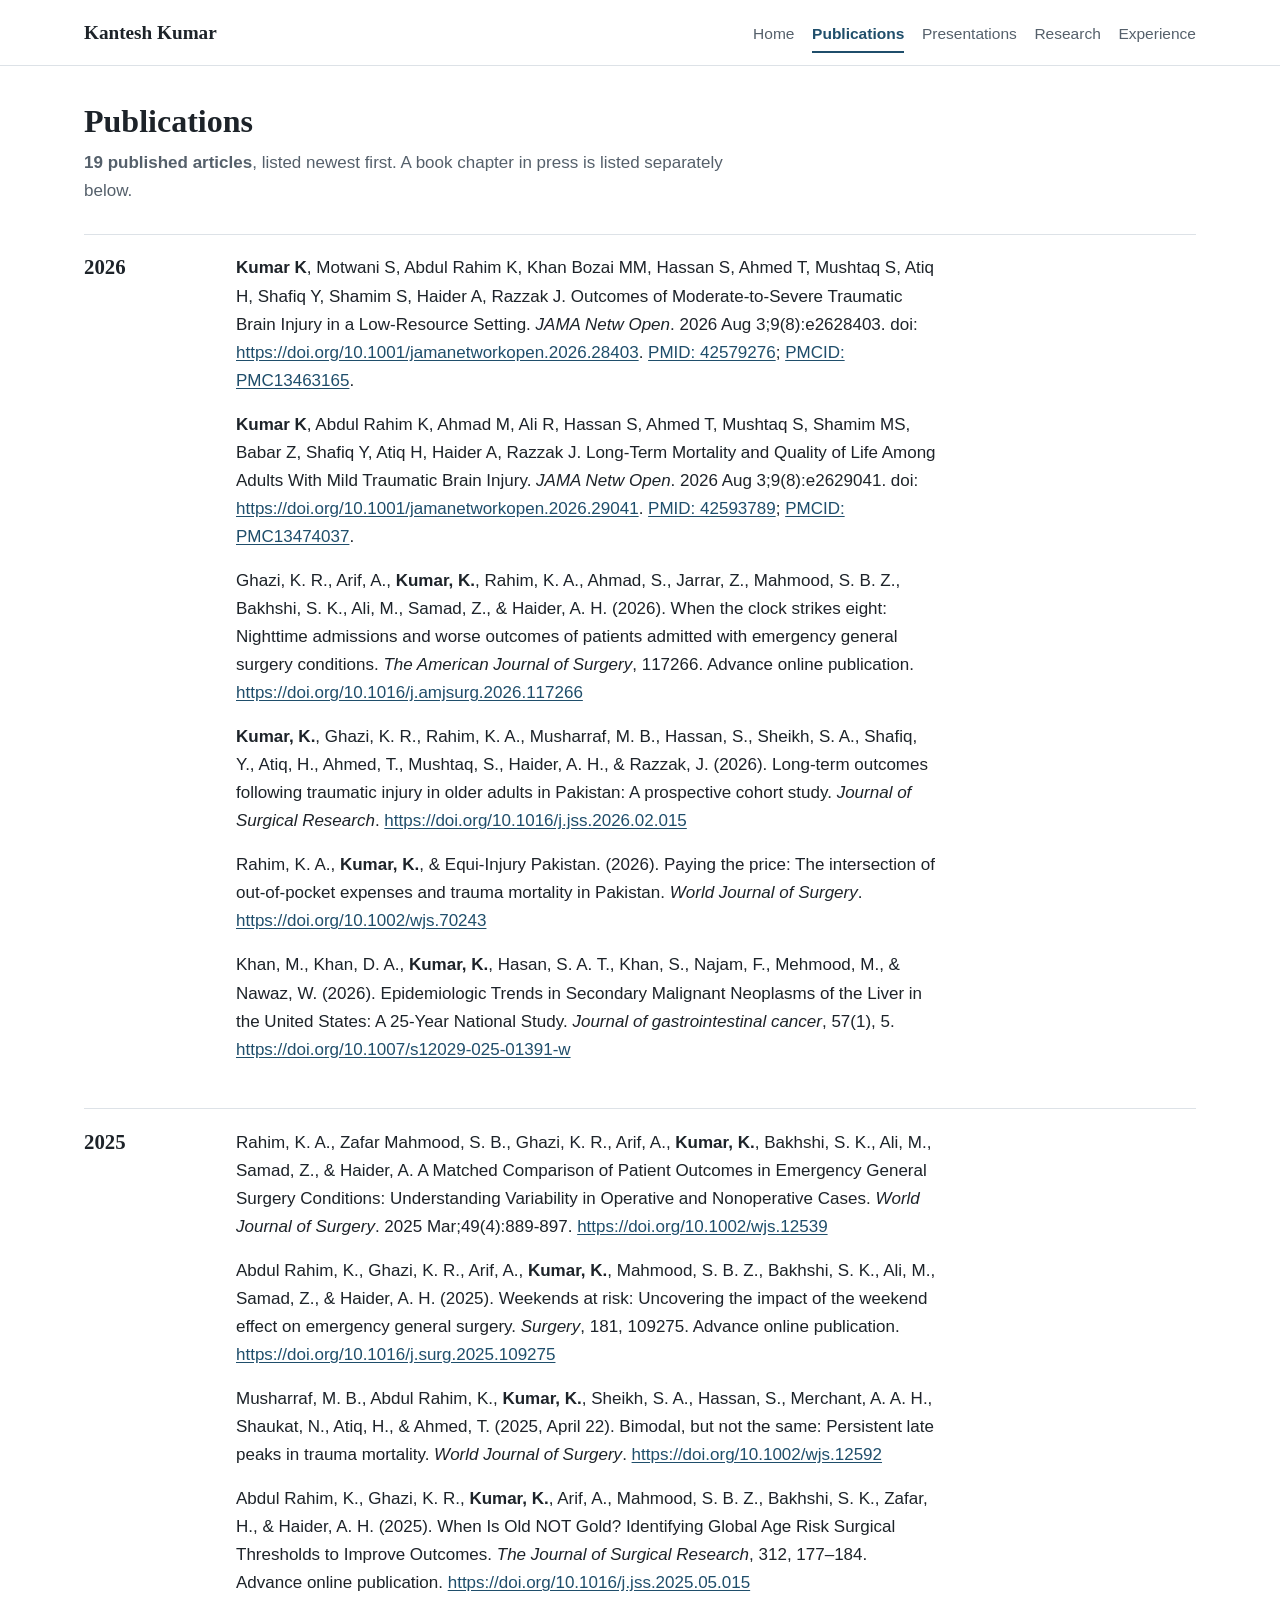
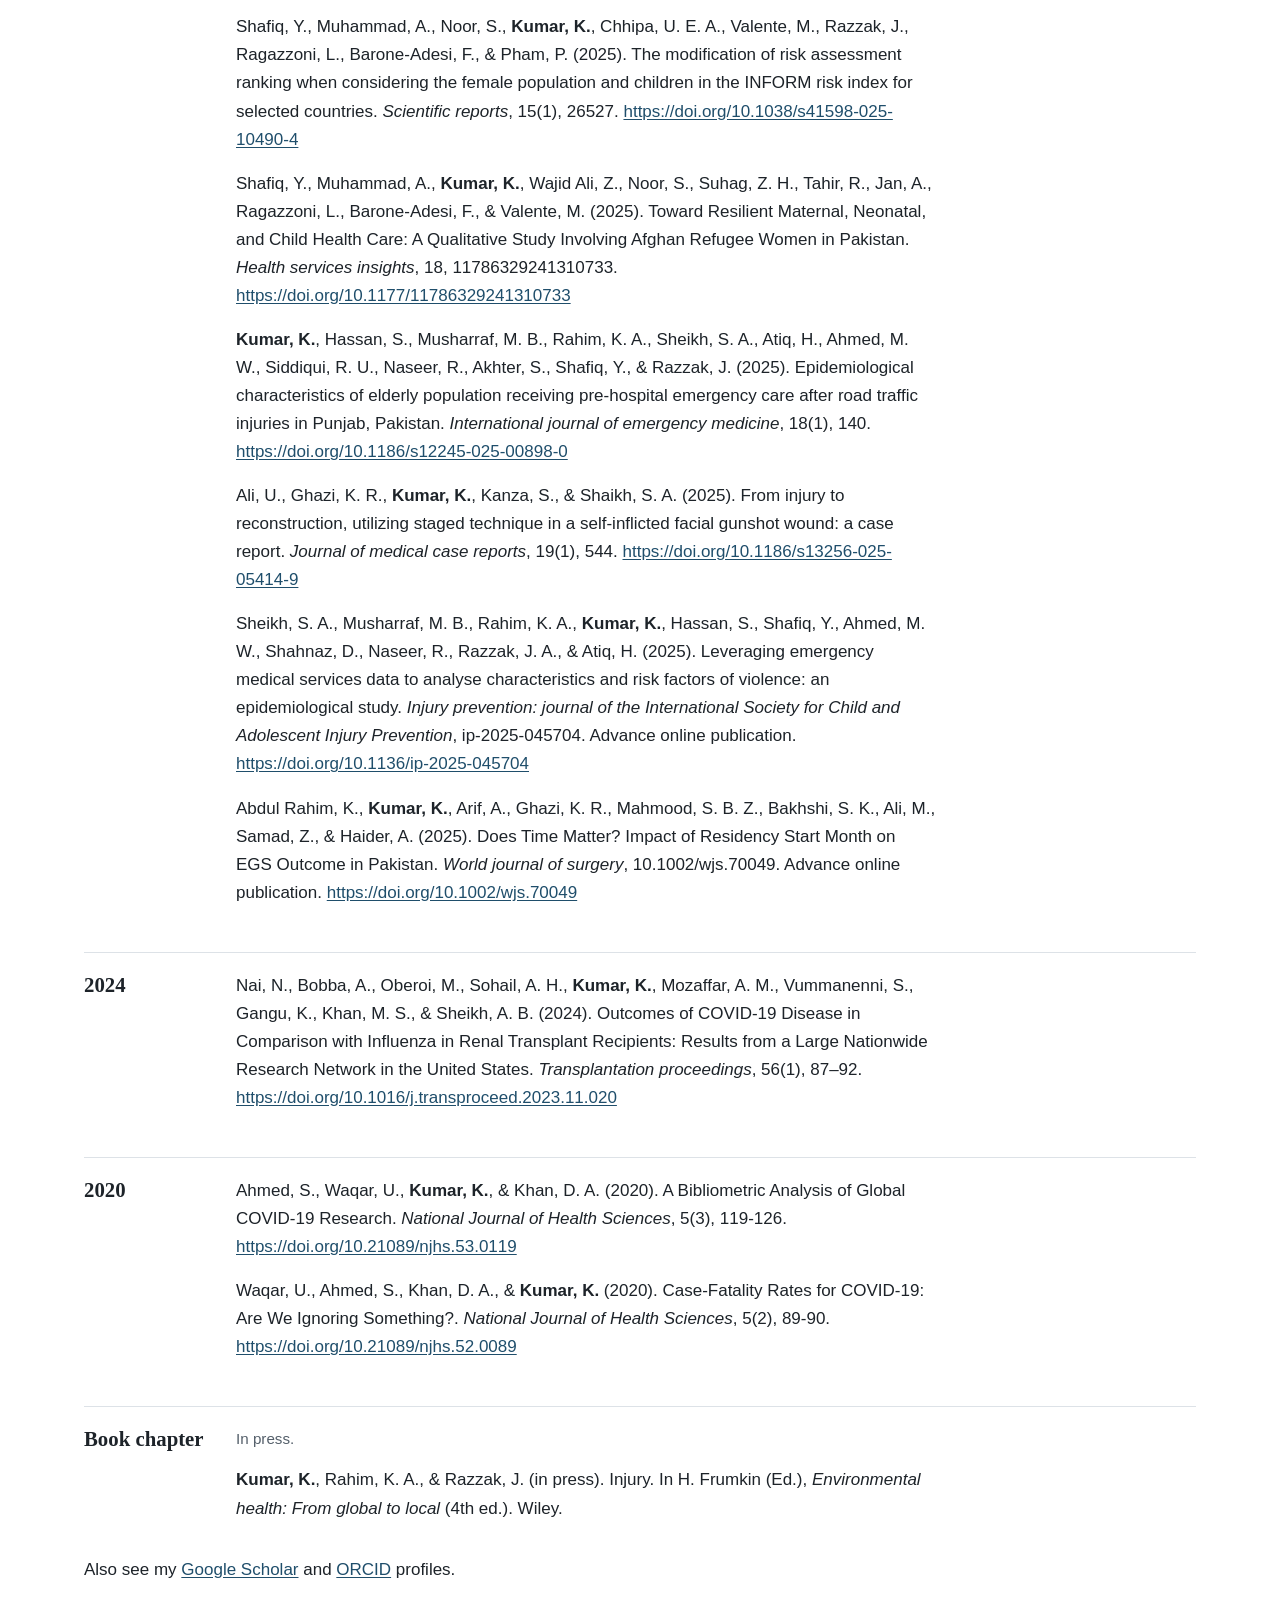
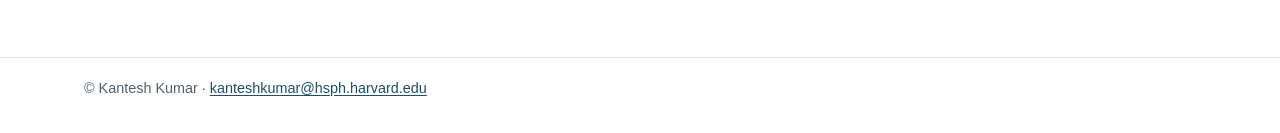
<file: publications.html>
<!DOCTYPE html>
<html lang="en">
<head>
<meta charset="utf-8">
<meta name="viewport" content="width=device-width, initial-scale=1">
<title>Publications | Kantesh Kumar, MBBS</title>
<meta name="description" content="Publications by Kantesh Kumar, MBBS: 19 published articles on traumatic brain injury, trauma outcomes, emergency general surgery, prehospital care and disaster preparedness.">
<link rel="canonical" href="https://drkanteshkumar.github.io/publications.html">
<link rel="icon" href="favicon.svg" type="image/svg+xml">
<meta property="og:type" content="website">
<meta property="og:title" content="Publications | Kantesh Kumar, MBBS">
<meta property="og:description" content="Publications by Kantesh Kumar, MBBS: 19 published articles on traumatic brain injury, trauma outcomes, emergency general surgery, prehospital care and disaster preparedness.">
<meta property="og:url" content="https://drkanteshkumar.github.io/publications.html">
<meta property="og:image" content="https://drkanteshkumar.github.io/images/social.jpg">
<link rel="stylesheet" href="style.css">
</head>
<body>
<header class="site"><div class="wrap">
<a class="brand" href="index.html">Kantesh Kumar</a>
<nav aria-label="Main"><ul><li><a href="index.html">Home</a></li><li><a href="publications.html" aria-current="page">Publications</a></li><li><a href="presentations.html">Presentations</a></li><li><a href="research.html">Research</a></li><li><a href="experience.html">Experience</a></li></ul></nav>
</div></header>
<main><div class="wrap">
<h1>Publications</h1>
<p class="lead"><span class="count">19 published articles</span>, listed newest first. A book chapter in press is listed separately below.</p>
<section class="year"><h2 id="y2026">2026</h2>
<ol class="pubs">
<li><strong>Kumar K</strong>, Motwani S, Abdul Rahim K, Khan Bozai MM, Hassan S, Ahmed T, Mushtaq S, Atiq H, Shafiq Y, Shamim S, Haider A, Razzak J. Outcomes of Moderate-to-Severe Traumatic Brain Injury in a Low-Resource Setting. <em>JAMA Netw Open</em>. 2026 Aug 3;9(8):e2628403. doi: <a href="https://doi.org/10.1001/jamanetworkopen.2026.28403" rel="noopener">https://doi.org/10.1001/jamanetworkopen.2026.28403</a>. <a href="https://pubmed.ncbi.nlm.nih.gov/42579276/" rel="noopener">PMID: 42579276</a>; <a href="https://pmc.ncbi.nlm.nih.gov/articles/PMC13463165/" rel="noopener">PMCID: PMC13463165</a>.</li>
<li><strong>Kumar K</strong>, Abdul Rahim K, Ahmad M, Ali R, Hassan S, Ahmed T, Mushtaq S, Shamim MS, Babar Z, Shafiq Y, Atiq H, Haider A, Razzak J. Long-Term Mortality and Quality of Life Among Adults With Mild Traumatic Brain Injury. <em>JAMA Netw Open</em>. 2026 Aug 3;9(8):e2629041. doi: <a href="https://doi.org/10.1001/jamanetworkopen.2026.29041" rel="noopener">https://doi.org/10.1001/jamanetworkopen.2026.29041</a>. <a href="https://pubmed.ncbi.nlm.nih.gov/42593789/" rel="noopener">PMID: 42593789</a>; <a href="https://pmc.ncbi.nlm.nih.gov/articles/PMC13474037/" rel="noopener">PMCID: PMC13474037</a>.</li>
<li>Ghazi, K. R., Arif, A., <strong>Kumar, K.</strong>, Rahim, K. A., Ahmad, S., Jarrar, Z., Mahmood, S. B. Z., Bakhshi, S. K., Ali, M., Samad, Z., &amp; Haider, A. H. (2026). When the clock strikes eight: Nighttime admissions and worse outcomes of patients admitted with emergency general surgery conditions. <em>The American Journal of Surgery</em>, 117266. Advance online publication. <a href="https://doi.org/10.1016/j.amjsurg.2026.117266" rel="noopener">https://doi.org/10.1016/j.amjsurg.2026.117266</a></li>
<li><strong>Kumar, K.</strong>, Ghazi, K. R., Rahim, K. A., Musharraf, M. B., Hassan, S., Sheikh, S. A., Shafiq, Y., Atiq, H., Ahmed, T., Mushtaq, S., Haider, A. H., &amp; Razzak, J. (2026). Long-term outcomes following traumatic injury in older adults in Pakistan: A prospective cohort study. <em>Journal of Surgical Research</em>. <a href="https://doi.org/10.1016/j.jss.2026.02.015" rel="noopener">https://doi.org/10.1016/j.jss.2026.02.015</a></li>
<li>Rahim, K. A., <strong>Kumar, K.</strong>, &amp; Equi-Injury Pakistan. (2026). Paying the price: The intersection of out-of-pocket expenses and trauma mortality in Pakistan. <em>World Journal of Surgery</em>. <a href="https://doi.org/10.1002/wjs.70243" rel="noopener">https://doi.org/10.1002/wjs.70243</a></li>
<li>Khan, M., Khan, D. A., <strong>Kumar, K.</strong>, Hasan, S. A. T., Khan, S., Najam, F., Mehmood, M., &amp; Nawaz, W. (2026). Epidemiologic Trends in Secondary Malignant Neoplasms of the Liver in the United States: A 25-Year National Study. <em>Journal of gastrointestinal cancer</em>, 57(1), 5. <a href="https://doi.org/10.1007/s12029-025-01391-w" rel="noopener">https://doi.org/10.1007/s12029-025-01391-w</a></li>
</ol></section>
<section class="year"><h2 id="y2025">2025</h2>
<ol class="pubs">
<li>Rahim, K. A., Zafar Mahmood, S. B., Ghazi, K. R., Arif, A., <strong>Kumar, K.</strong>, Bakhshi, S. K., Ali, M., Samad, Z., &amp; Haider, A. A Matched Comparison of Patient Outcomes in Emergency General Surgery Conditions: Understanding Variability in Operative and Nonoperative Cases. <em>World Journal of Surgery</em>. 2025 Mar;49(4):889-897. <a href="https://doi.org/10.1002/wjs.12539" rel="noopener">https://doi.org/10.1002/wjs.12539</a></li>
<li>Abdul Rahim, K., Ghazi, K. R., Arif, A., <strong>Kumar, K.</strong>, Mahmood, S. B. Z., Bakhshi, S. K., Ali, M., Samad, Z., &amp; Haider, A. H. (2025). Weekends at risk: Uncovering the impact of the weekend effect on emergency general surgery. <em>Surgery</em>, 181, 109275. Advance online publication. <a href="https://doi.org/10.1016/j.surg.2025.109275" rel="noopener">https://doi.org/10.1016/j.surg.2025.109275</a></li>
<li>Musharraf, M. B., Abdul Rahim, K., <strong>Kumar, K.</strong>, Sheikh, S. A., Hassan, S., Merchant, A. A. H., Shaukat, N., Atiq, H., &amp; Ahmed, T. (2025, April 22). Bimodal, but not the same: Persistent late peaks in trauma mortality. <em>World Journal of Surgery</em>. <a href="https://doi.org/10.1002/wjs.12592" rel="noopener">https://doi.org/10.1002/wjs.12592</a></li>
<li>Abdul Rahim, K., Ghazi, K. R., <strong>Kumar, K.</strong>, Arif, A., Mahmood, S. B. Z., Bakhshi, S. K., Zafar, H., &amp; Haider, A. H. (2025). When Is Old NOT Gold? Identifying Global Age Risk Surgical Thresholds to Improve Outcomes. <em>The Journal of Surgical Research</em>, 312, 177&ndash;184. Advance online publication. <a href="https://doi.org/10.1016/j.jss.2025.05.015" rel="noopener">https://doi.org/10.1016/j.jss.2025.05.015</a></li>
<li>Shafiq, Y., Muhammad, A., Noor, S., <strong>Kumar, K.</strong>, Chhipa, U. E. A., Valente, M., Razzak, J., Ragazzoni, L., Barone-Adesi, F., &amp; Pham, P. (2025). The modification of risk assessment ranking when considering the female population and children in the INFORM risk index for selected countries. <em>Scientific reports</em>, 15(1), 26527. <a href="https://doi.org/10.1038/s41598-025-10490-4" rel="noopener">https://doi.org/10.1038/s41598-025-10490-4</a></li>
<li>Shafiq, Y., Muhammad, A., <strong>Kumar, K.</strong>, Wajid Ali, Z., Noor, S., Suhag, Z. H., Tahir, R., Jan, A., Ragazzoni, L., Barone-Adesi, F., &amp; Valente, M. (2025). Toward Resilient Maternal, Neonatal, and Child Health Care: A Qualitative Study Involving Afghan Refugee Women in Pakistan. <em>Health services insights</em>, 18, 11786329241310733. <a href="https://doi.org/10.1177/11786329241310733" rel="noopener">https://doi.org/10.1177/11786329241310733</a></li>
<li><strong>Kumar, K.</strong>, Hassan, S., Musharraf, M. B., Rahim, K. A., Sheikh, S. A., Atiq, H., Ahmed, M. W., Siddiqui, R. U., Naseer, R., Akhter, S., Shafiq, Y., &amp; Razzak, J. (2025). Epidemiological characteristics of elderly population receiving pre-hospital emergency care after road traffic injuries in Punjab, Pakistan. <em>International journal of emergency medicine</em>, 18(1), 140. <a href="https://doi.org/10.1186/s12245-025-00898-0" rel="noopener">https://doi.org/10.1186/s12245-025-00898-0</a></li>
<li>Ali, U., Ghazi, K. R., <strong>Kumar, K.</strong>, Kanza, S., &amp; Shaikh, S. A. (2025). From injury to reconstruction, utilizing staged technique in a self-inflicted facial gunshot wound: a case report. <em>Journal of medical case reports</em>, 19(1), 544. <a href="https://doi.org/10.1186/s13256-025-05414-9" rel="noopener">https://doi.org/10.1186/s13256-025-05414-9</a></li>
<li>Sheikh, S. A., Musharraf, M. B., Rahim, K. A., <strong>Kumar, K.</strong>, Hassan, S., Shafiq, Y., Ahmed, M. W., Shahnaz, D., Naseer, R., Razzak, J. A., &amp; Atiq, H. (2025). Leveraging emergency medical services data to analyse characteristics and risk factors of violence: an epidemiological study. <em>Injury prevention: journal of the International Society for Child and Adolescent Injury Prevention</em>, ip-2025-045704. Advance online publication. <a href="https://doi.org/10.1136/ip-2025-045704" rel="noopener">https://doi.org/10.1136/ip-2025-045704</a></li>
<li>Abdul Rahim, K., <strong>Kumar, K.</strong>, Arif, A., Ghazi, K. R., Mahmood, S. B. Z., Bakhshi, S. K., Ali, M., Samad, Z., &amp; Haider, A. (2025). Does Time Matter? Impact of Residency Start Month on EGS Outcome in Pakistan. <em>World journal of surgery</em>, 10.1002/wjs.70049. Advance online publication. <a href="https://doi.org/10.1002/wjs.70049" rel="noopener">https://doi.org/10.1002/wjs.70049</a></li>
</ol></section>
<section class="year"><h2 id="y2024">2024</h2>
<ol class="pubs">
<li>Nai, N., Bobba, A., Oberoi, M., Sohail, A. H., <strong>Kumar, K.</strong>, Mozaffar, A. M., Vummanenni, S., Gangu, K., Khan, M. S., &amp; Sheikh, A. B. (2024). Outcomes of COVID-19 Disease in Comparison with Influenza in Renal Transplant Recipients: Results from a Large Nationwide Research Network in the United States. <em>Transplantation proceedings</em>, 56(1), 87&ndash;92. <a href="https://doi.org/10.1016/j.transproceed.2023.11.020" rel="noopener">https://doi.org/10.1016/j.transproceed.2023.11.020</a></li>
</ol></section>
<section class="year"><h2 id="y2020">2020</h2>
<ol class="pubs">
<li>Ahmed, S., Waqar, U., <strong>Kumar, K.</strong>, &amp; Khan, D. A. (2020). A Bibliometric Analysis of Global COVID-19 Research. <em>National Journal of Health Sciences</em>, 5(3), 119-126. <a href="https://doi.org/10.21089/njhs.53.0119" rel="noopener">https://doi.org/10.21089/njhs.53.0119</a></li>
<li>Waqar, U., Ahmed, S., Khan, D. A., &amp; <strong>Kumar, K.</strong> (2020). Case-Fatality Rates for COVID-19: Are We Ignoring Something?. <em>National Journal of Health Sciences</em>, 5(2), 89-90. <a href="https://doi.org/10.21089/njhs.52.0089" rel="noopener">https://doi.org/10.21089/njhs.52.0089</a></li>
</ol></section>
<section class="year"><h2 id="chapter">Book chapter</h2>
<div><p class="status">In press.</p>
<ol class="pubs">
<li><strong>Kumar, K.</strong>, Rahim, K. A., &amp; Razzak, J. (in press). Injury. In H. Frumkin (Ed.), <em>Environmental health: From global to local</em> (4th ed.). Wiley.</li>
</ol></div></section>
<p>Also see my <a href="https://scholar.google.com/citations?view_op=list_works&amp;hl=en&amp;user=VZbnayIAAAAJ" rel="noopener">Google Scholar</a> and <a href="https://orcid.org/0000-0002-2147-4614" rel="noopener">ORCID</a> profiles.</p>

</div></main>
<footer class="site"><div class="wrap">&copy; Kantesh Kumar &middot; <a href="mailto:kanteshkumar@hsph.harvard.edu">kanteshkumar@hsph.harvard.edu</a></div></footer>
</body>
</html>
</file>
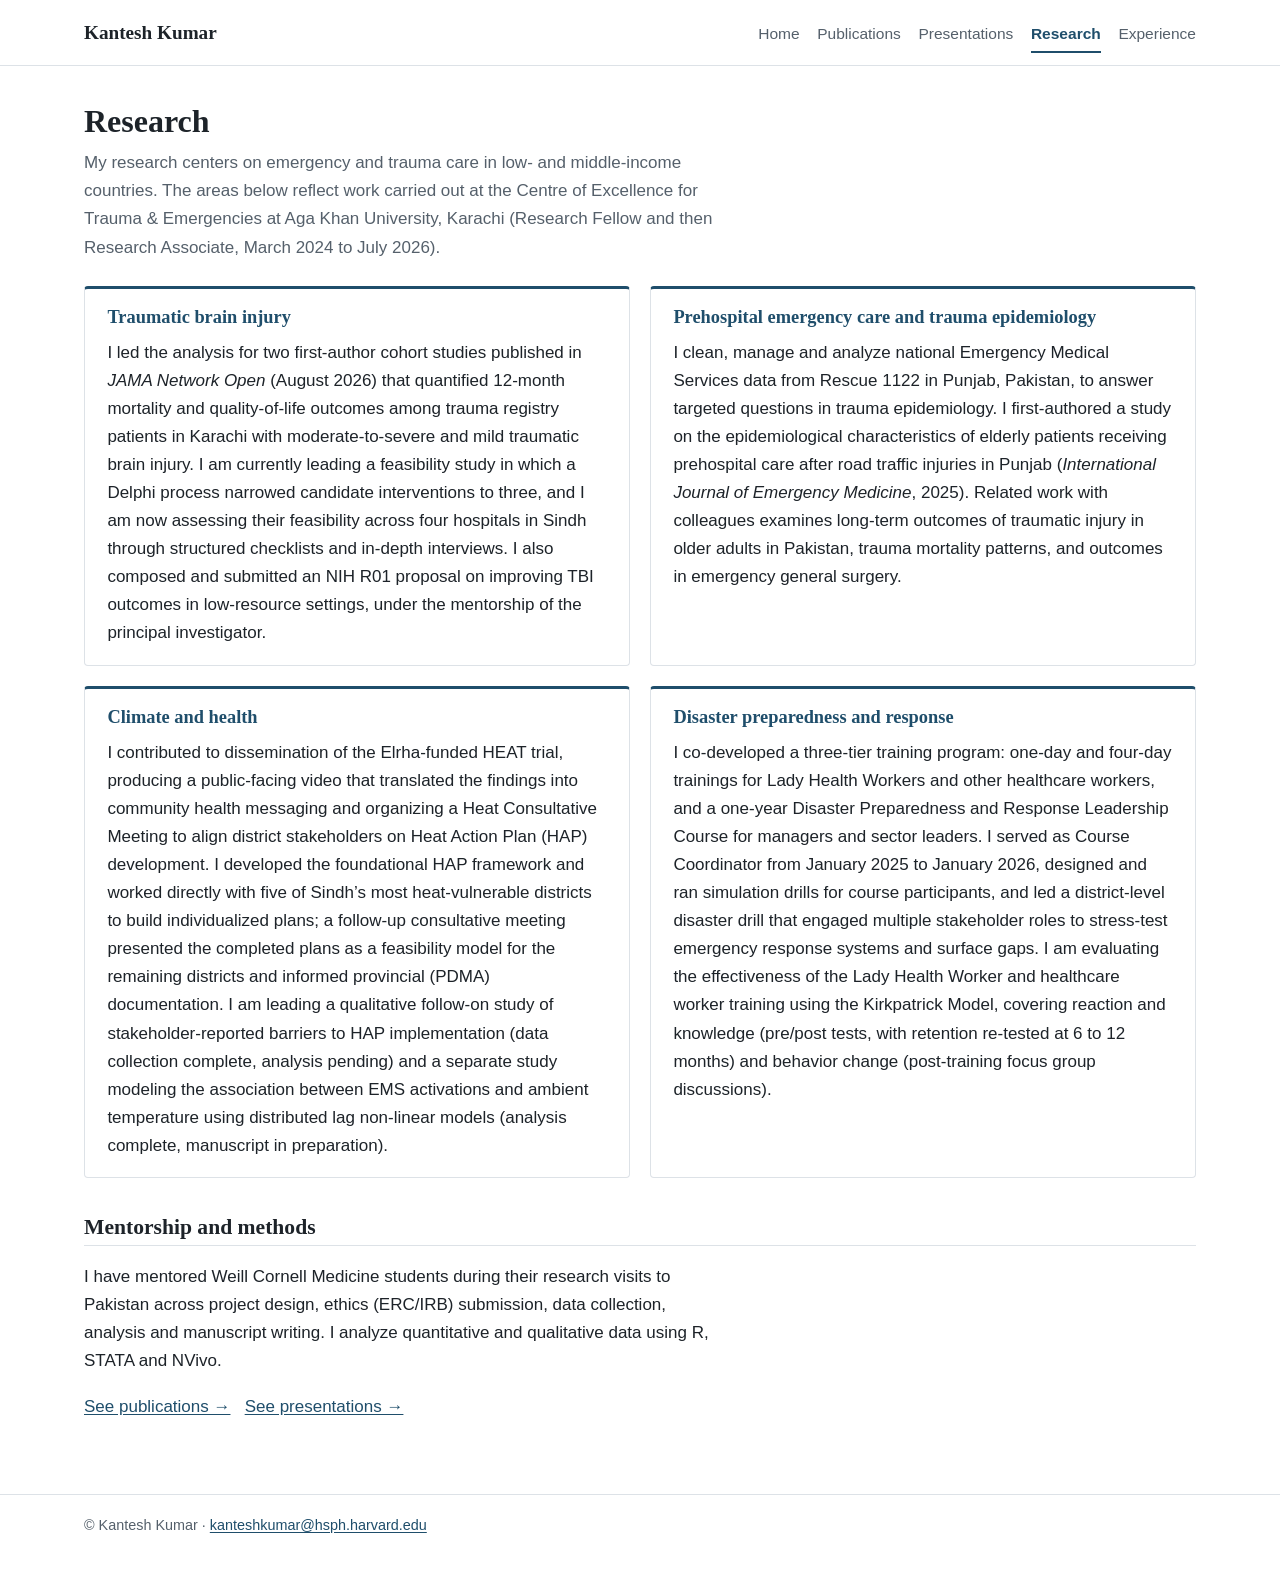
<file: research.html>
<!DOCTYPE html>
<html lang="en">
<head>
<meta charset="utf-8">
<meta name="viewport" content="width=device-width, initial-scale=1">
<title>Research | Kantesh Kumar, MBBS</title>
<meta name="description" content="Research of Kantesh Kumar, MBBS: traumatic brain injury, prehospital emergency care and trauma epidemiology, climate and health, and disaster preparedness in Pakistan.">
<link rel="canonical" href="https://drkanteshkumar.github.io/research.html">
<link rel="icon" href="favicon.svg" type="image/svg+xml">
<meta property="og:type" content="website">
<meta property="og:title" content="Research | Kantesh Kumar, MBBS">
<meta property="og:description" content="Research of Kantesh Kumar, MBBS: traumatic brain injury, prehospital emergency care and trauma epidemiology, climate and health, and disaster preparedness in Pakistan.">
<meta property="og:url" content="https://drkanteshkumar.github.io/research.html">
<meta property="og:image" content="https://drkanteshkumar.github.io/images/social.jpg">
<link rel="stylesheet" href="style.css">
</head>
<body>
<header class="site"><div class="wrap">
<a class="brand" href="index.html">Kantesh Kumar</a>
<nav aria-label="Main"><ul><li><a href="index.html">Home</a></li><li><a href="publications.html">Publications</a></li><li><a href="presentations.html">Presentations</a></li><li><a href="research.html" aria-current="page">Research</a></li><li><a href="experience.html">Experience</a></li></ul></nav>
</div></header>
<main><div class="wrap">
<h1>Research</h1>
<p class="lead">My research centers on emergency and trauma care in low- and middle-income countries. The areas below reflect work carried out at the Centre of Excellence for Trauma &amp; Emergencies at Aga Khan University, Karachi (Research Fellow and then Research Associate, March 2024 to July 2026).</p>
<div class="cards two">
<section class="card"><h2>Traumatic brain injury</h2>
<p>I led the analysis for two first-author cohort studies published in <em>JAMA Network Open</em> (August 2026) that quantified 12-month mortality and quality-of-life outcomes among trauma registry patients in Karachi with moderate-to-severe and mild traumatic brain injury. I am currently leading a feasibility study in which a Delphi process narrowed candidate interventions to three, and I am now assessing their feasibility across four hospitals in Sindh through structured checklists and in-depth interviews. I also composed and submitted an NIH R01 proposal on improving TBI outcomes in low-resource settings, under the mentorship of the principal investigator.</p></section>
<section class="card"><h2>Prehospital emergency care and trauma epidemiology</h2>
<p>I clean, manage and analyze national Emergency Medical Services data from Rescue 1122 in Punjab, Pakistan, to answer targeted questions in trauma epidemiology. I first-authored a study on the epidemiological characteristics of elderly patients receiving prehospital care after road traffic injuries in Punjab (<em>International Journal of Emergency Medicine</em>, 2025). Related work with colleagues examines long-term outcomes of traumatic injury in older adults in Pakistan, trauma mortality patterns, and outcomes in emergency general surgery.</p></section>
<section class="card"><h2>Climate and health</h2>
<p>I contributed to dissemination of the Elrha-funded HEAT trial, producing a public-facing video that translated the findings into community health messaging and organizing a Heat Consultative Meeting to align district stakeholders on Heat Action Plan (HAP) development. I developed the foundational HAP framework and worked directly with five of Sindh&rsquo;s most heat-vulnerable districts to build individualized plans; a follow-up consultative meeting presented the completed plans as a feasibility model for the remaining districts and informed provincial (PDMA) documentation. I am leading a qualitative follow-on study of stakeholder-reported barriers to HAP implementation (data collection complete, analysis pending) and a separate study modeling the association between EMS activations and ambient temperature using distributed lag non-linear models (analysis complete, manuscript in preparation).</p></section>
<section class="card"><h2>Disaster preparedness and response</h2>
<p>I co-developed a three-tier training program: one-day and four-day trainings for Lady Health Workers and other healthcare workers, and a one-year Disaster Preparedness and Response Leadership Course for managers and sector leaders. I served as Course Coordinator from January 2025 to January 2026, designed and ran simulation drills for course participants, and led a district-level disaster drill that engaged multiple stakeholder roles to stress-test emergency response systems and surface gaps. I am evaluating the effectiveness of the Lady Health Worker and healthcare worker training using the Kirkpatrick Model, covering reaction and knowledge (pre/post tests, with retention re-tested at 6 to 12 months) and behavior change (post-training focus group discussions).</p></section>
</div>
<h2>Mentorship and methods</h2>
<p>I have mentored Weill Cornell Medicine students during their research visits to Pakistan across project design, ethics (ERC/IRB) submission, data collection, analysis and manuscript writing. I analyze quantitative and qualitative data using R, STATA and NVivo.</p>
<p><a href="publications.html">See publications &rarr;</a> &nbsp; <a href="presentations.html">See presentations &rarr;</a></p>

</div></main>
<footer class="site"><div class="wrap">&copy; Kantesh Kumar &middot; <a href="mailto:kanteshkumar@hsph.harvard.edu">kanteshkumar@hsph.harvard.edu</a></div></footer>
</body>
</html>
</file>
<file: style.css>
:root{--ink:#1d2329;--muted:#55606b;--accent:#1f4e6b;--rule:#dde2e7;--bg:#fff;--tint:#f4f7f9}
*{box-sizing:border-box}
html{font-size:100%;-webkit-text-size-adjust:100%}
body{margin:0;background:var(--bg);color:var(--ink);font:1.0625rem/1.65 -apple-system,BlinkMacSystemFont,"Segoe UI",Roboto,"Helvetica Neue",Arial,sans-serif}
a{color:var(--accent);text-underline-offset:2px}
a:hover{color:#0f3249}
a:focus-visible{outline:2px solid var(--accent);outline-offset:2px}
.wrap{max-width:72rem;margin:0 auto;padding:0 1.25rem}
header.site{border-bottom:1px solid var(--rule)}
header.site .wrap{display:flex;flex-wrap:wrap;align-items:baseline;justify-content:space-between;gap:.25rem 1.5rem;padding-top:1rem;padding-bottom:.75rem}
.brand{font-family:Georgia,"Times New Roman",serif;font-size:1.2rem;font-weight:700;color:var(--ink);text-decoration:none}
nav ul{list-style:none;margin:0;padding:0;display:flex;flex-wrap:wrap;gap:.1rem 1.1rem}
nav a{display:inline-block;padding:.3rem 0;color:var(--muted);text-decoration:none;font-size:.97rem;border-bottom:2px solid transparent}
nav a:hover{color:var(--ink)}
nav a[aria-current="page"]{color:var(--accent);border-bottom-color:var(--accent);font-weight:600}
main{padding:2.2rem 0 3.5rem}
h1,h2,h3{font-family:Georgia,"Times New Roman",serif;line-height:1.25;color:var(--ink)}
h1{font-size:2rem;margin:0 0 .5rem}
h2{font-size:1.35rem;margin:2.2rem 0 .6rem;padding-bottom:.3rem;border-bottom:1px solid var(--rule)}
h3{font-size:1.05rem;margin:1.4rem 0 .3rem;color:var(--accent)}
.lead{color:var(--muted);margin:0 0 1.5rem}
.profile{display:grid;grid-template-columns:280px minmax(0,1fr);gap:3rem;align-items:start;margin-bottom:1.5rem}
.profile img{width:280px;height:auto;aspect-ratio:4/5;object-fit:cover;border-radius:6px;border:1px solid var(--rule)}
.profile .tagline{margin:0 0 1rem;color:var(--accent);font-weight:600}
.profile p{margin:.6rem 0}
.links{list-style:none;margin:1rem 0 0;padding:0;display:flex;flex-wrap:wrap;gap:.4rem .6rem}
.links a{display:inline-block;padding:.25rem .75rem;border:1px solid var(--accent);border-radius:999px;text-decoration:none;font-size:.95rem}
.links a:hover{background:var(--accent);color:#fff}
.tint{background:var(--tint);border-left:3px solid var(--accent);padding:.8rem 1.1rem;margin:1rem 0;border-radius:0 4px 4px 0}
ul.plain{padding-left:1.2rem;margin:.5rem 0}
ul.plain li{margin:.25rem 0}
.count{font-weight:600}
p,ul.plain{max-width:68ch}
ol.pubs,ol.pres{list-style:none;margin:0;padding:0;max-width:74ch}
ol.pubs li,ol.pres li{margin:0 0 1rem;padding-left:0;overflow-wrap:anywhere}
ol.pres ul{margin:.2rem 0 0;padding-left:1.2rem;color:var(--muted);font-size:.97rem}
.status{color:var(--muted);font-size:.95rem}
.btn{display:inline-block;padding:.6rem 1.2rem;background:var(--accent);color:#fff;border-radius:4px;text-decoration:none;font-weight:600}
.btn:hover{background:#0f3249;color:#fff}
footer.site{border-top:1px solid var(--rule);color:var(--muted);font-size:.9rem;padding:1.2rem 0 2rem}
ul.tiles{list-style:none;margin:.5rem 0 1rem;padding:0;display:grid;grid-template-columns:repeat(2,minmax(0,1fr));gap:.75rem;max-width:44rem}
ul.tiles li{background:var(--tint);border-left:3px solid var(--accent);padding:.6rem 1rem;border-radius:0 4px 4px 0}
.cards{display:grid;gap:1.25rem;margin:1rem 0}
.cards.two{grid-template-columns:repeat(2,minmax(0,1fr))}
.card{border:1px solid var(--rule);border-top:3px solid var(--accent);border-radius:4px;padding:1.1rem 1.4rem;background:#fff}
.card h2,.card h3{margin:0 0 .6rem;padding:0;border:0;font-size:1.15rem;color:var(--accent)}
.card p{margin:0;max-width:none}
.year{display:grid;grid-template-columns:8rem minmax(0,1fr);gap:0 1.5rem;margin-top:1.8rem;padding-top:1.2rem;border-top:1px solid var(--rule)}
.year h2{margin:0;padding:0;border:0;font-size:1.3rem}
.year>.status,.year .status{margin-top:0}
@media (max-width:640px){
 html{font-size:100%}
 h1{font-size:1.65rem}
 .profile .tagline{font-size:.84rem;white-space:nowrap}
 .profile{grid-template-columns:1fr;gap:1.2rem}
 .profile img{width:190px}
 .year{display:block}
 .cards.two,ul.tiles{grid-template-columns:1fr}
 main{padding-top:1.5rem}
}
@media print{header.site nav,footer.site{display:none}}
ol.pres ul li{margin:.1rem 0}
.entry{display:grid;grid-template-columns:11rem minmax(0,1fr);gap:0 1.5rem;margin:0 0 1.1rem}
.entry .when{color:var(--muted);font-size:.95rem}
.entry p{margin:0}
.entry .where{color:var(--muted)}
.entry ul{margin:.35rem 0 0;padding-left:1.2rem;max-width:68ch}
.entry li{margin:.2rem 0}
ul.wide{max-width:none}
@media (max-width:640px){.entry{display:block}.entry .when{margin-bottom:.1rem}}
</file>
